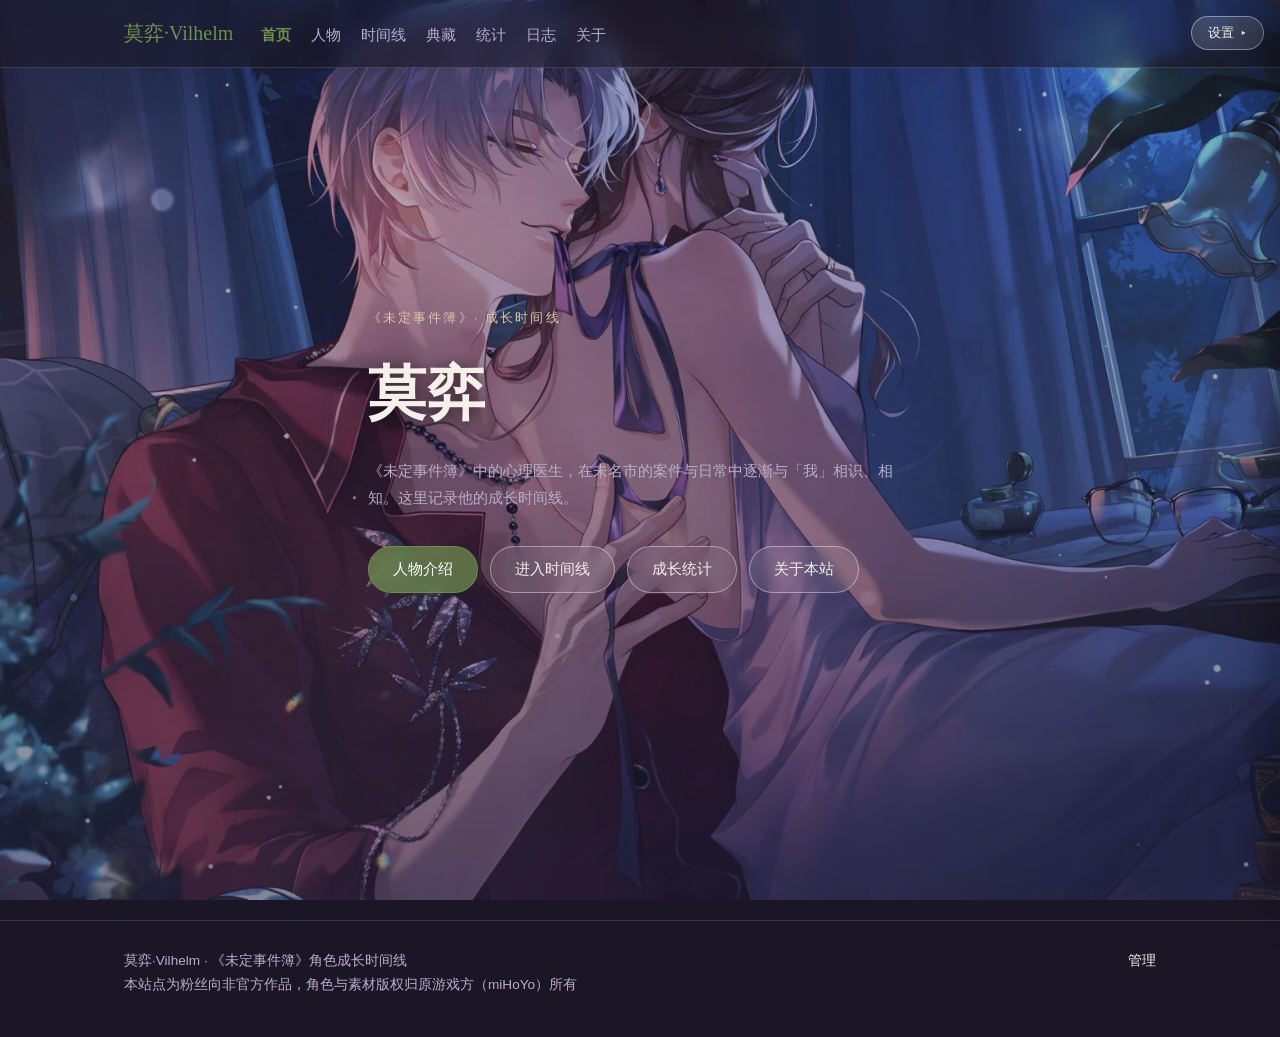
<file: index.html>
<!DOCTYPE html>
<html lang="zh-CN">
<head>
  <meta charset="UTF-8">
  <meta name="viewport" content="width=device-width, initial-scale=1.0">
  <title>莫弈·Vilhelm</title>
  <link rel="stylesheet" href="css/style.css?v=20261005c39">
</head>
<body>
  <header class="site-header">
    <div class="container">
      <span class="brand" id="brand">莫弈·Vilhelm</span>
      <nav class="main-nav" id="main-nav"></nav>
    </div>
  </header>

  <main>
    <section class="hero-dark">
      <div class="container">
        <div class="hero-inner">
          <p class="hero-sub" id="hero-sub">《未定事件簿》· 成长时间线</p>
          <h1 id="hero-name">莫弈</h1>
          <p class="hero-intro" id="hero-intro"></p>
          <nav class="hero-nav">
            <a class="glass-btn primary" href="profile.html">人物介绍</a>
            <a class="glass-btn" href="timeline.html">进入时间线</a>
            <a class="glass-btn" href="stats.html">成长统计</a>
            <a class="glass-btn" href="about.html">关于本站</a>
          </nav>
        </div>
      </div>
    </section>
  </main>

  <footer class="site-footer">
    <div class="container">
      <div id="footer-text"></div>
      <a id="admin-link" href="admin.html"></a>
    </div>
  </footer>

  <script src="js/common.js?v=20261005c39"></script>
  <script>
    (function () {
    initPage('index.html').then(() => {
      const c = DATA.site.characters[0];
      if (c) {
        document.getElementById('hero-name').textContent = c.name;
        document.getElementById('hero-sub').textContent = '《' + c.game + '》· 成长时间线';
        document.getElementById('hero-intro').textContent = c.intro || '';
      }
    });
    })();
  </script>
</body>
</html>
</file>
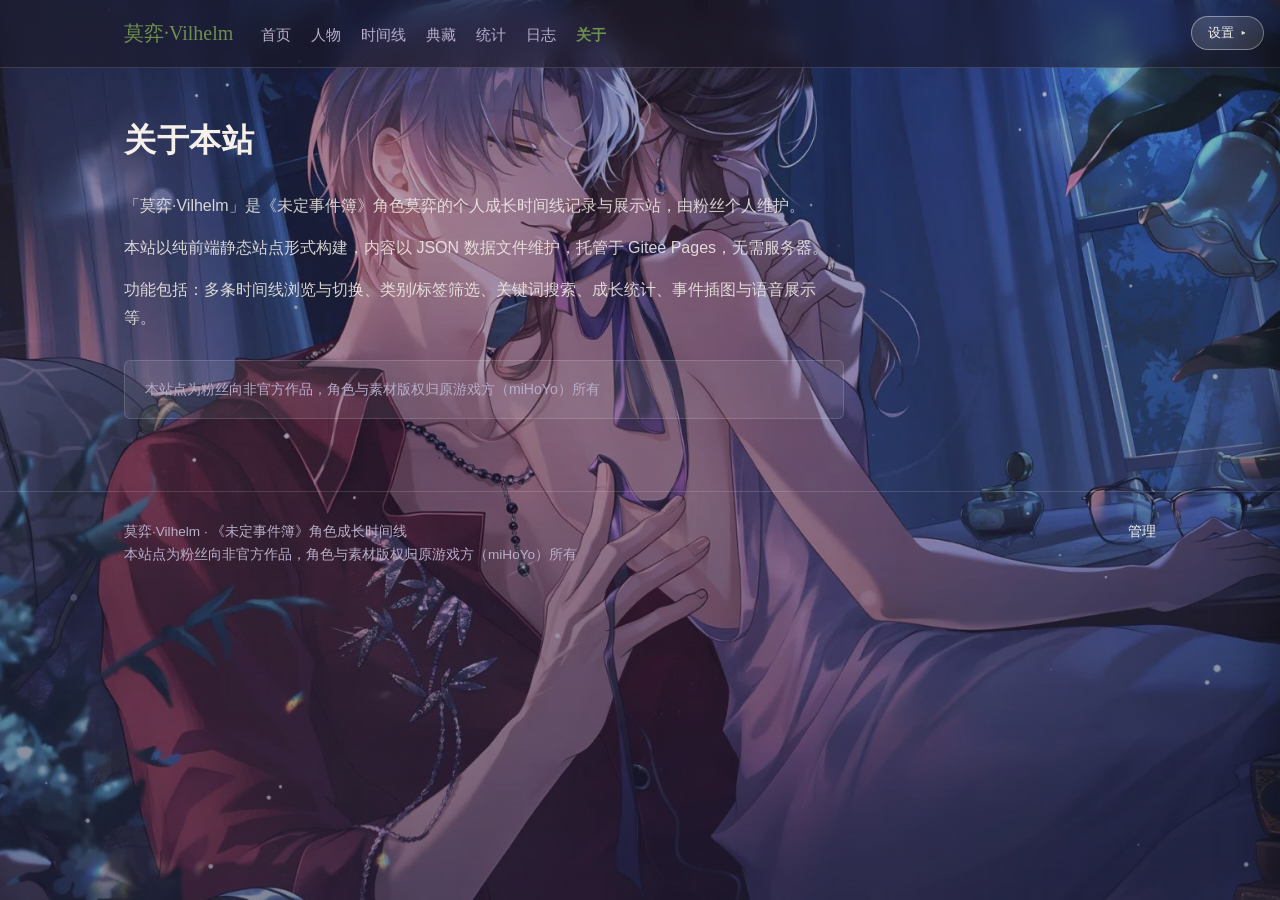
<file: about.html>
<!DOCTYPE html>
<html lang="zh-CN">
<head>
  <meta charset="UTF-8">
  <meta name="viewport" content="width=device-width, initial-scale=1.0">
  <title>关于 · 莫弈·Vilhelm</title>
  <link rel="stylesheet" href="css/style.css?v=20261005c39">
</head>
<body>
  <header class="site-header">
    <div class="container">
      <span class="brand" id="brand">莫弈·Vilhelm</span>
      <nav class="main-nav" id="main-nav"></nav>
    </div>
  </header>

  <main class="container">
    <div class="page-head">
      <h1>关于本站</h1>
    </div>
    <div class="prose">
      <p>「莫弈·Vilhelm」是《未定事件簿》角色莫弈的个人成长时间线记录与展示站，由粉丝个人维护。</p>
      <p>本站以纯前端静态站点形式构建，内容以 JSON 数据文件维护，托管于 Gitee Pages，无需服务器。</p>
      <p>功能包括：多条时间线浏览与切换、类别/标签筛选、关键词搜索、成长统计、事件插图与语音展示等。</p>
      <div class="notice" id="declaration"></div>
    </div>
  </main>

  <footer class="site-footer">
    <div class="container">
      <div id="footer-text"></div>
      <a id="admin-link" href="admin.html"></a>
    </div>
  </footer>

  <script src="js/common.js?v=20261005c39"></script>
  <script>
    (function () {
    initPage('about.html').then(() => {
      document.getElementById('declaration').textContent = DATA.site.fanDeclaration || '';
    });
    })();
  </script>
</body>
</html>
</file>
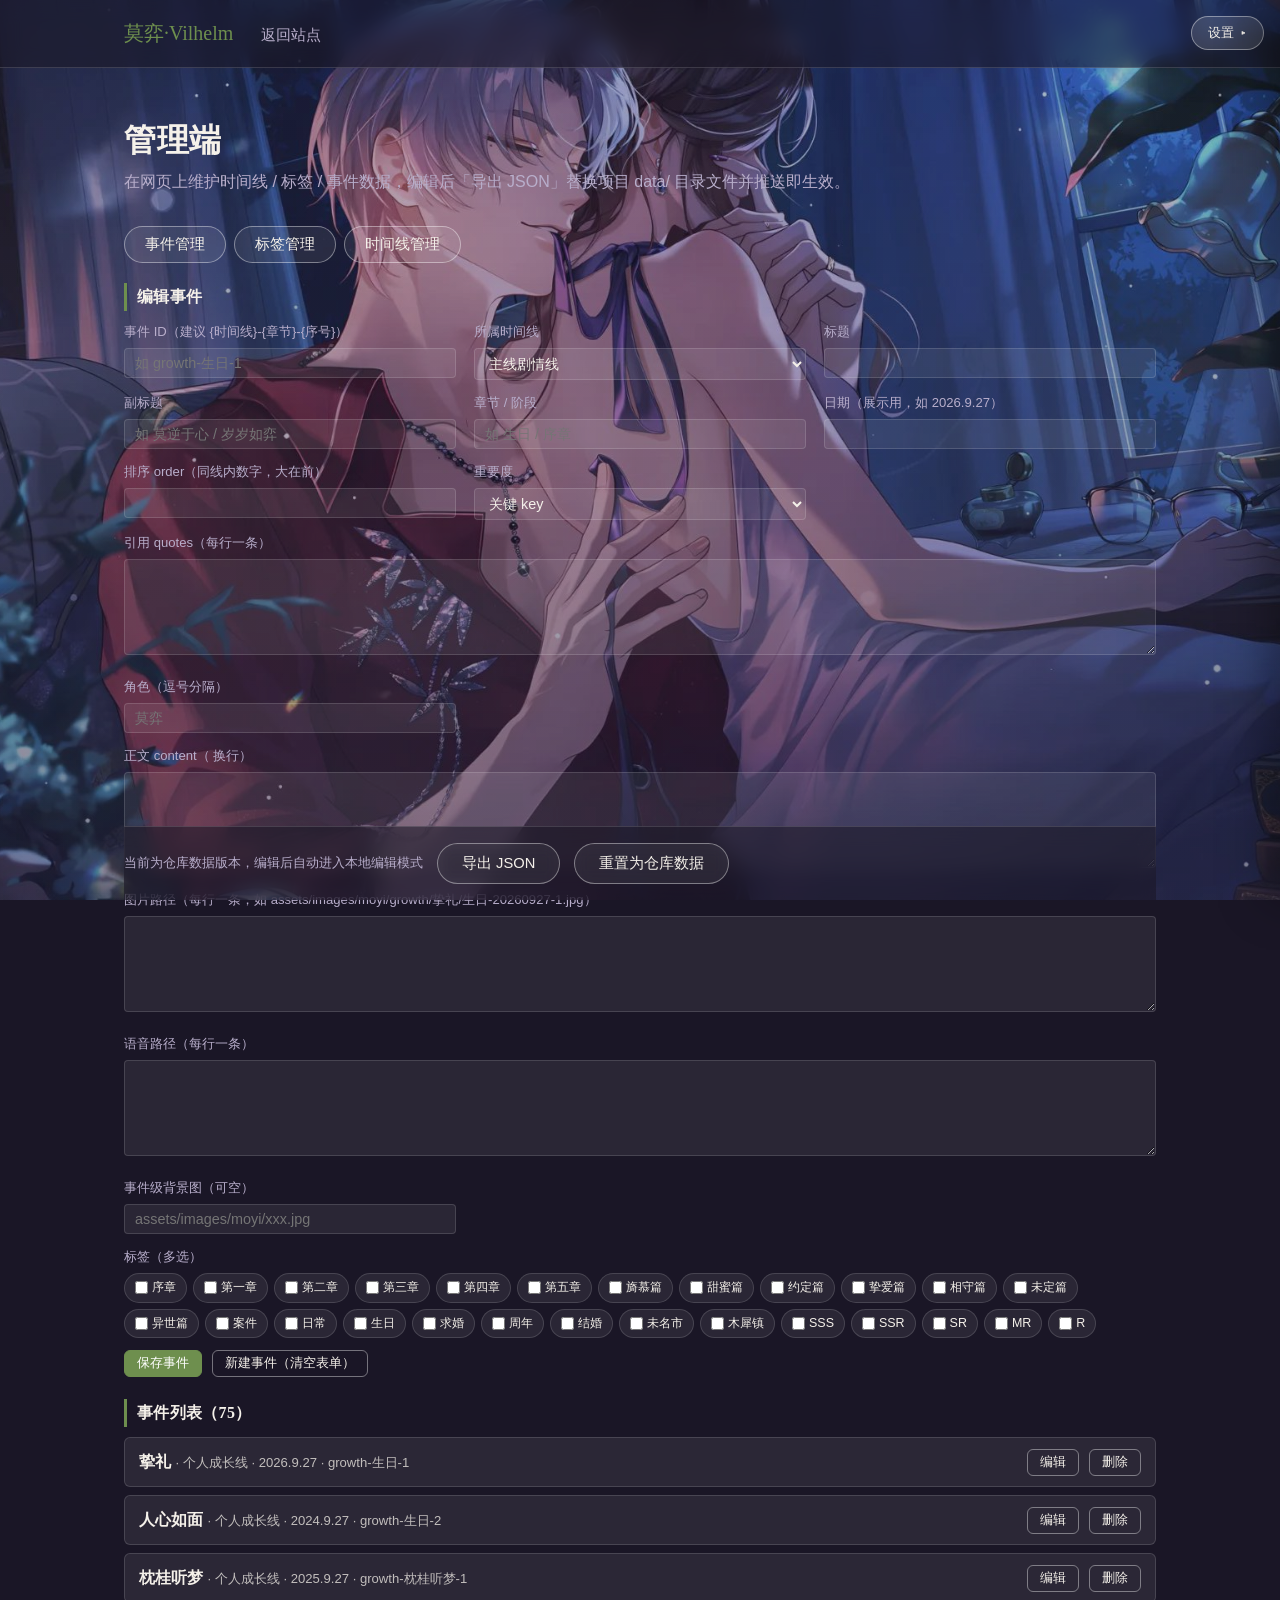
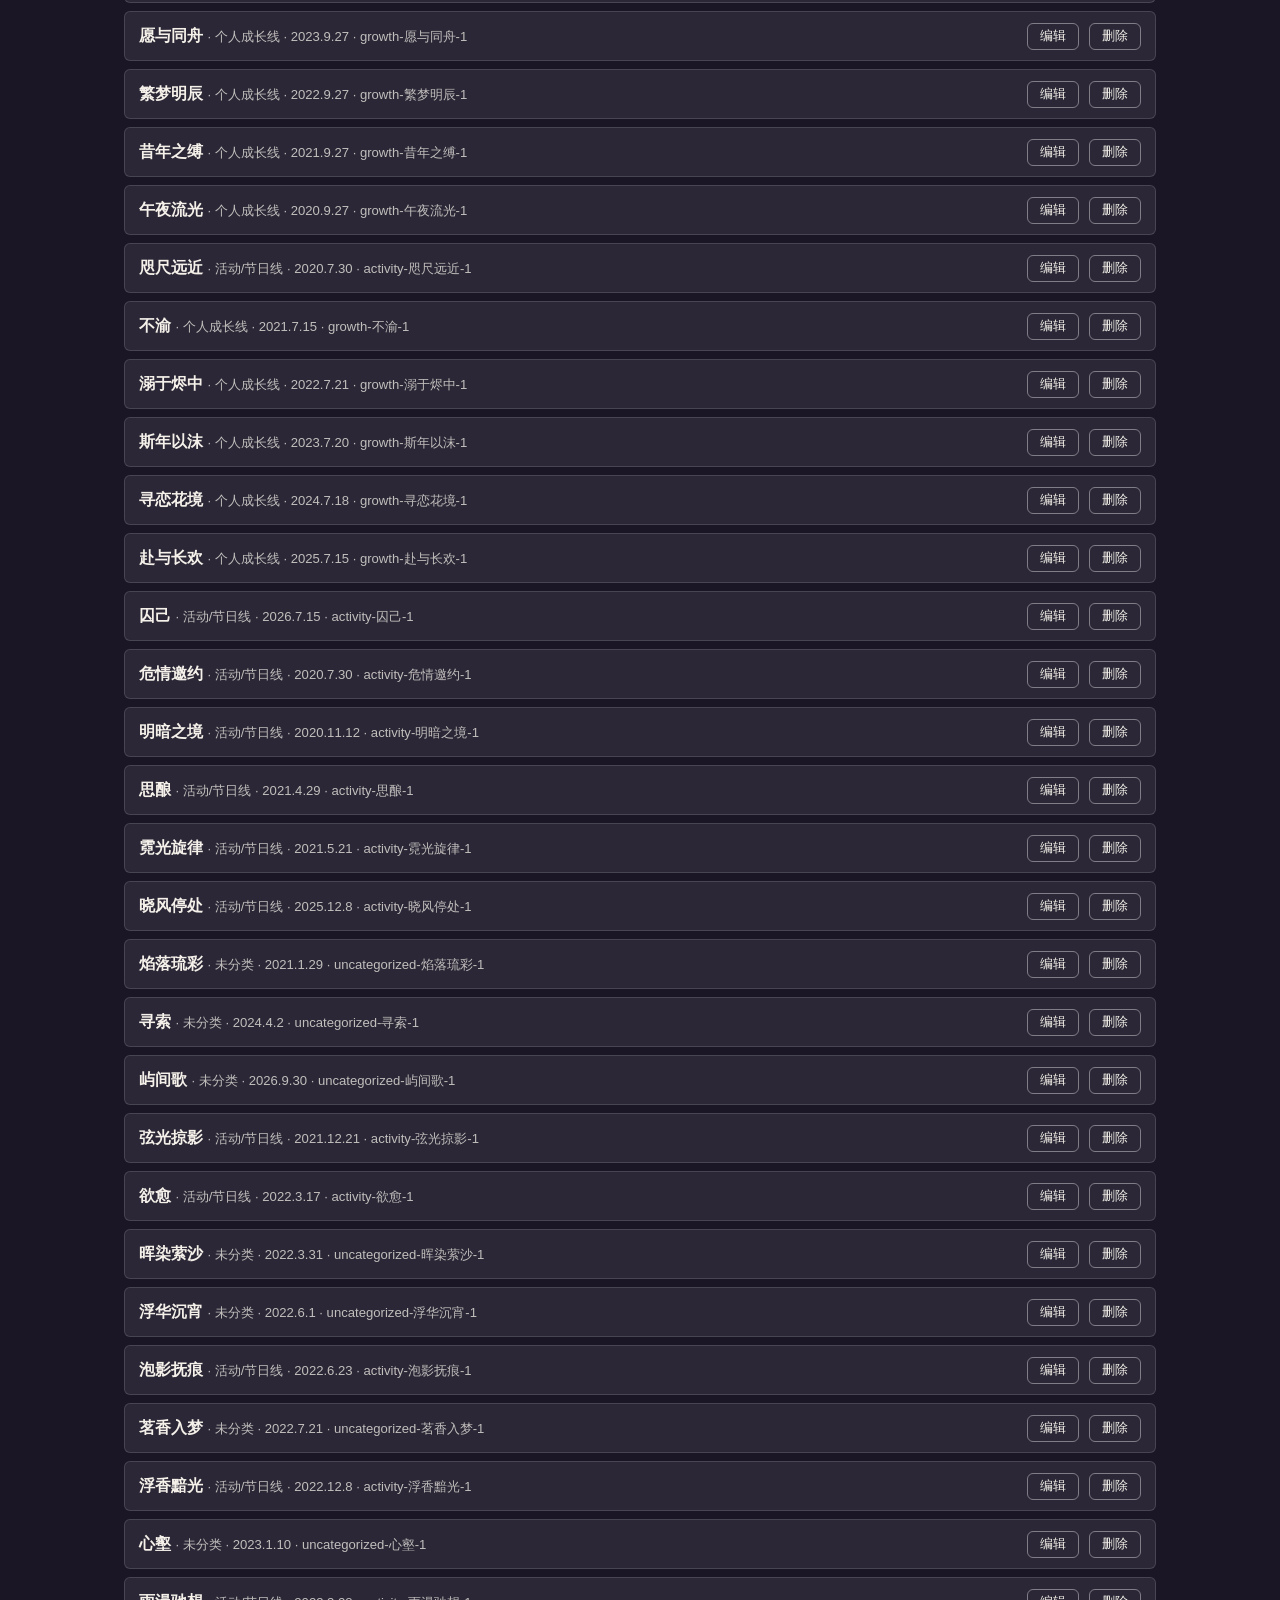
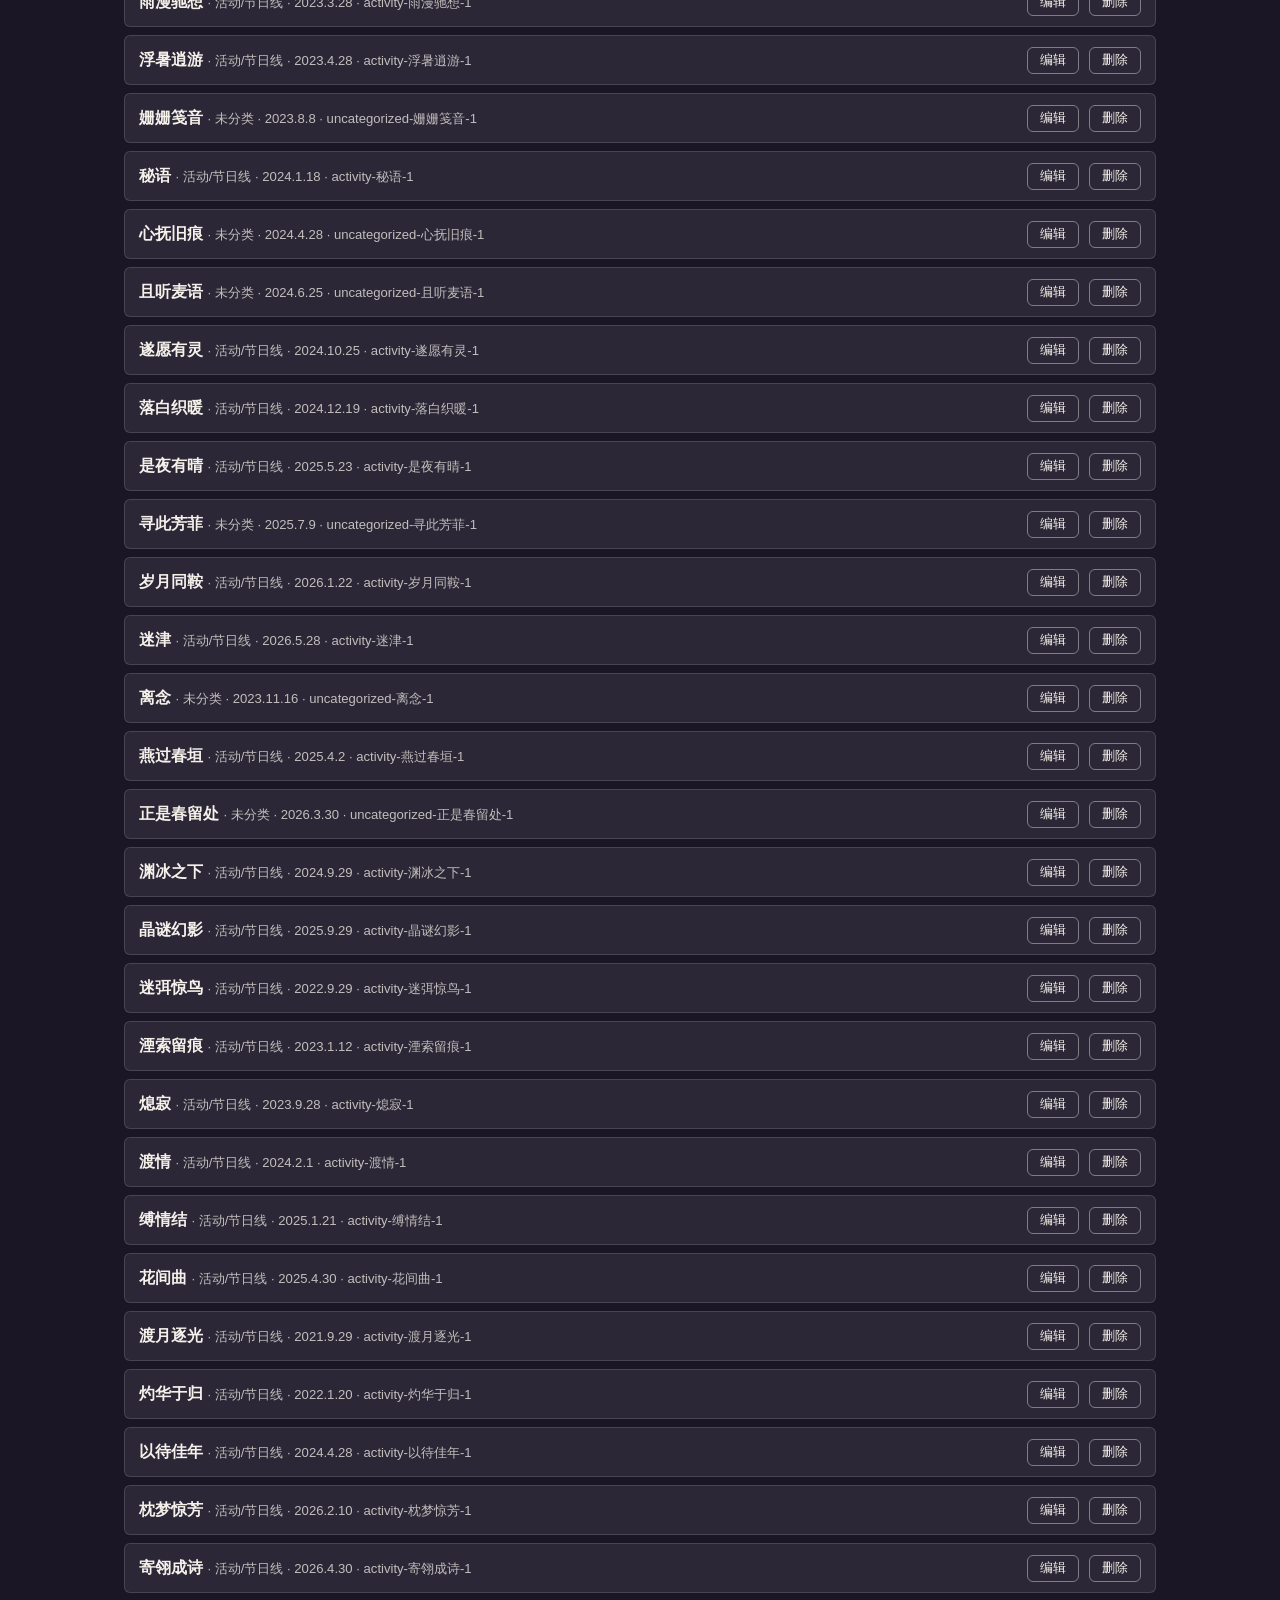
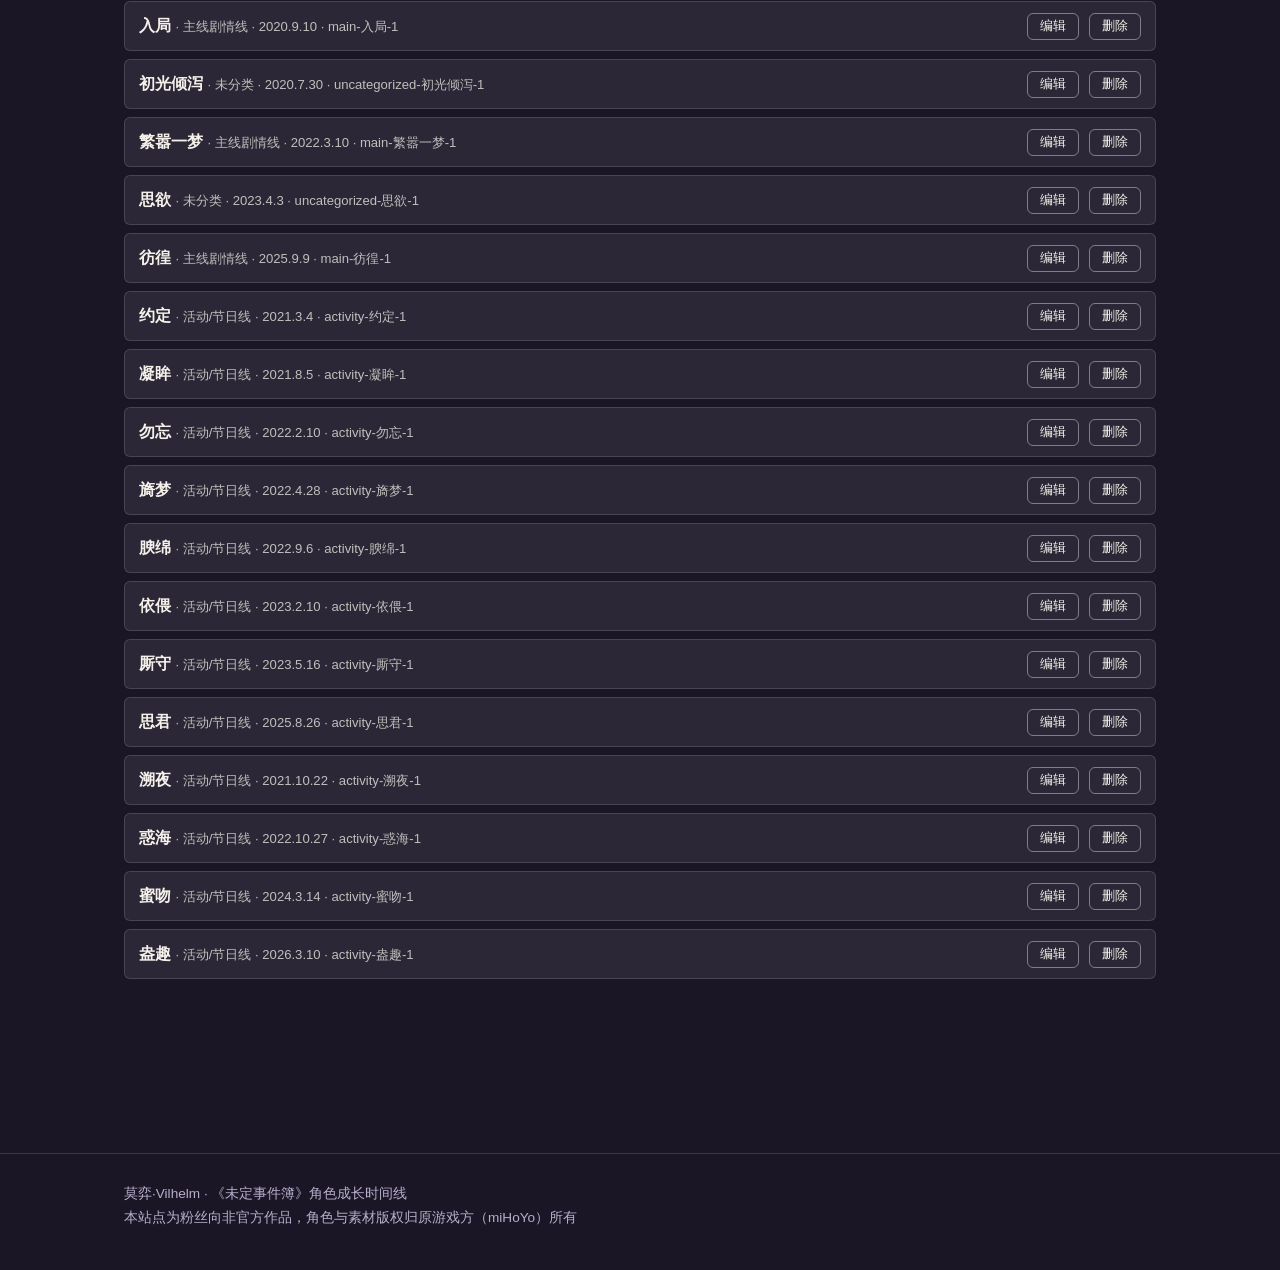
<file: admin.html>
<!DOCTYPE html>
<html lang="zh-CN">
<head>
  <meta charset="UTF-8">
  <meta name="viewport" content="width=device-width, initial-scale=1.0">
  <title>管理端 · 莫弈·Vilhelm</title>
  <link rel="stylesheet" href="css/style.css?v=20261005c39">
</head>
<body>
  <header class="site-header">
    <div class="container">
      <span class="brand">莫弈·Vilhelm</span>
      <nav class="main-nav">
        <a href="index.html">返回站点</a>
      </nav>
    </div>
  </header>

  <main class="container">
    <div class="page-head">
      <h1>管理端</h1>
      <p>在网页上维护时间线 / 标签 / 事件数据，编辑后「导出 JSON」替换项目 data/ 目录文件并推送即生效。</p>
    </div>

    <div class="admin-tabs" id="admin-tabs">
      <button class="admin-tab" data-tab="events">事件管理</button>
      <button class="admin-tab" data-tab="tags">标签管理</button>
      <button class="admin-tab" data-tab="timelines">时间线管理</button>
    </div>

    <div class="admin-panel" id="panel-events"></div>
    <div class="admin-panel" id="panel-tags" hidden></div>
    <div class="admin-panel" id="panel-timelines" hidden></div>

    <div class="admin-bar">
      <span class="admin-state" id="admin-state"></span>
      <button class="glass-btn" id="btn-export">导出 JSON</button>
      <button class="glass-btn" id="btn-reset">重置为仓库数据</button>
    </div>
  </main>

  <footer class="site-footer">
    <div class="container">
      <div id="footer-text"></div>
    </div>
  </footer>

  <script src="js/common.js?v=20261005c39"></script>
  <script src="js/admin.js?v=20261005c18"></script>
</body>
</html>
</file>
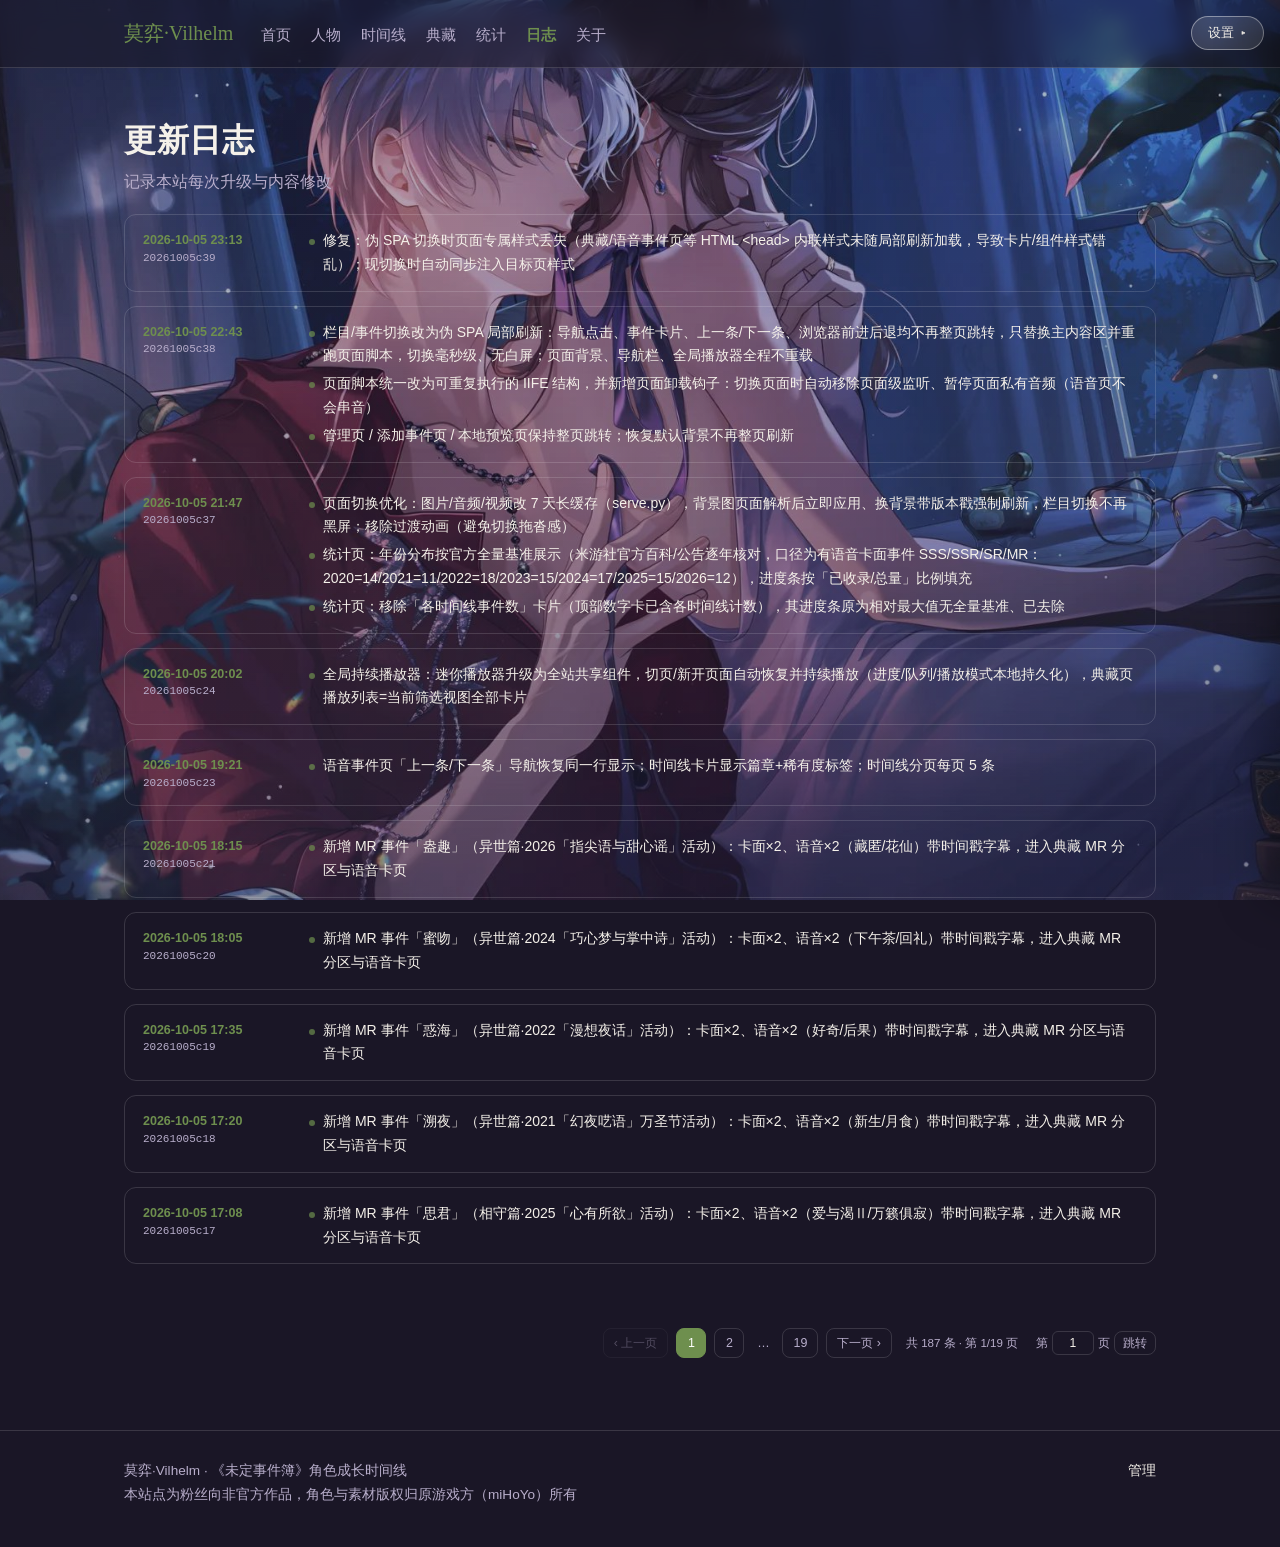
<file: changelog.html>
<!DOCTYPE html>
<html lang="zh-CN">
<head>
  <meta charset="UTF-8">
  <meta name="viewport" content="width=device-width, initial-scale=1.0">
  <title>更新日志 · 莫弈·Vilhelm</title>
  <link rel="stylesheet" href="css/style.css?v=20261005c39">
</head>
<body>
  <header class="site-header">
    <div class="container">
      <span class="brand" id="brand">莫弈·Vilhelm</span>
      <nav class="main-nav" id="main-nav"></nav>
    </div>
  </header>

  <main class="container">
    <div class="page-head">
      <h1>更新日志</h1>
      <p>记录本站每次升级与内容修改</p>
    </div>
    <section class="changelog" id="changelog"></section>

    <!-- 分页（每页 10 条） -->
    <div class="pager" id="pager"></div>
  </main>

  <footer class="site-footer">
    <div class="container">
      <div id="footer-text"></div>
      <a id="admin-link" href="admin.html"></a>
    </div>
  </footer>

  <script src="js/common.js?v=20261005c39"></script>
  <script src="js/changelog.js?v=20261005c39"></script>
</body>
</html>
</file>
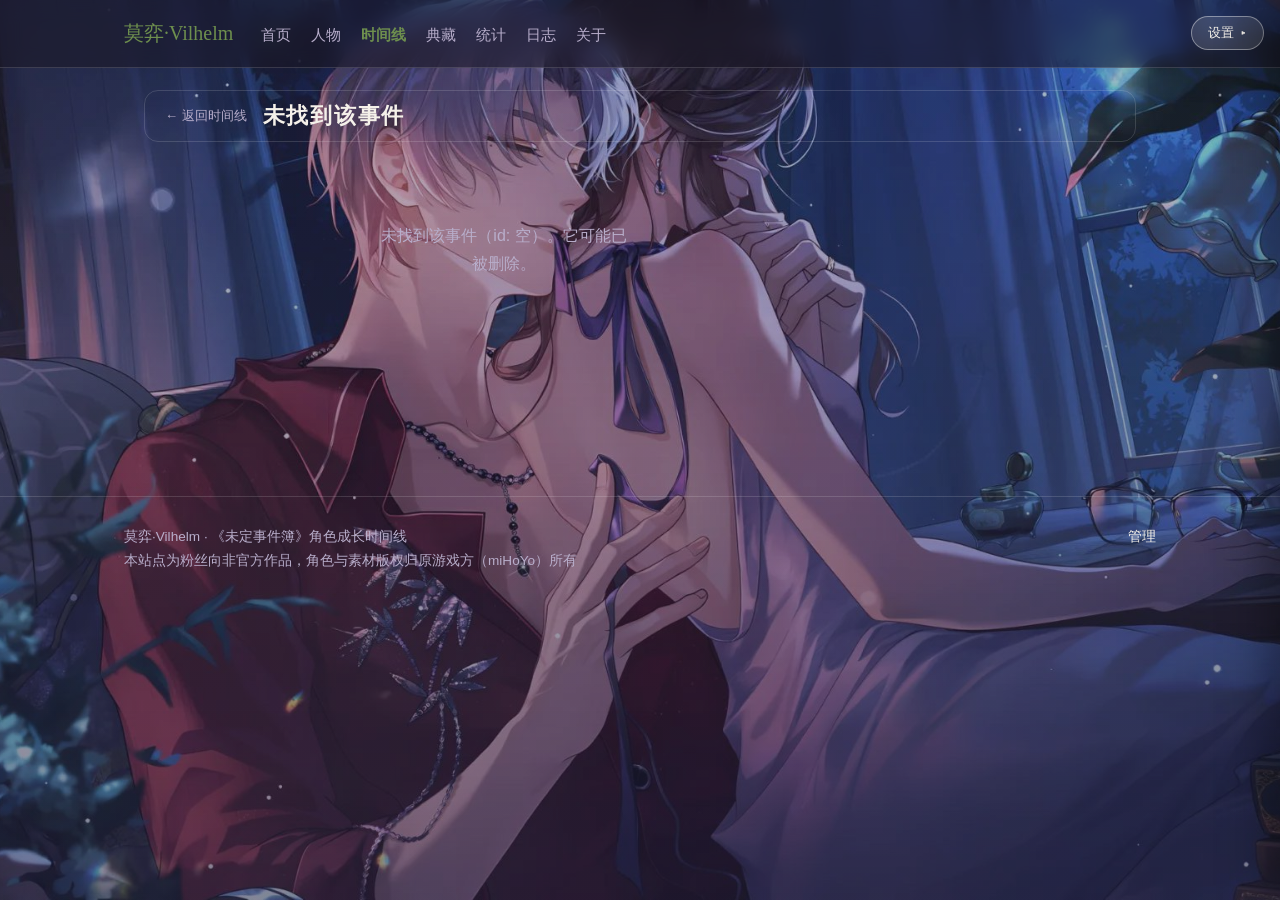
<file: event-voice.html>
<!DOCTYPE html>
<html lang="zh-CN">
<head>
  <meta charset="UTF-8">
  <meta name="viewport" content="width=device-width, initial-scale=1.0">
  <title>事件详情 · 莫弈·Vilhelm</title>
  <link rel="stylesheet" href="css/style.css?v=20261005c39">
  <style>
    /* ===== SR/MR/R 语音卡版式（卡片式，卡面完整显示） ===== */
    .voice-wrap{max-width:1060px;margin:0 auto;padding:22px 20px 60px}
    .v-head{
      display:flex;align-items:center;gap:16px;padding:12px 20px;margin-bottom:20px;
      background:var(--panel);border:1px solid var(--line);border-radius:14px;
    }
    .v-head .back{font-size:13px;color:var(--muted);cursor:pointer;white-space:nowrap;text-decoration:none}
    .v-head .back:hover{color:var(--txt)}
    .v-head-main{display:flex;align-items:center;gap:10px;flex-wrap:wrap;min-width:0}
    .v-head-tags{display:flex;gap:8px}
    .v-chip{font-size:12px;padding:2px 10px;border-radius:20px;background:transparent;border:1px solid #8F8F9C;color:#8F8F9C}
    .v-chip.rare{border-color:#A8C4D9;color:#A8C4D9}
    .v-head-title{font-size:22px;font-weight:700;letter-spacing:.08em;line-height:1.2}
    .v-head-sub{margin-left:4px;font-size:12.5px;color:var(--muted)}
    /* 双语音并列：卡片式，卡片比例适配卡面（原图 9:20） */
    .v-voices{display:grid;grid-template-columns:repeat(2,252px);gap:20px;justify-content:center}
    @media (max-width:640px){.v-voices{grid-template-columns:1fr;justify-items:center}}
    .v-card{position:relative;border-radius:16px;overflow:hidden;background:#000;height:560px;width:252px}
    .v-bg{position:absolute;inset:0}
    .v-bg img{width:100%;height:100%;object-fit:contain;object-position:center;display:block}
    .v-overlay{position:absolute;inset:0;background:linear-gradient(180deg,rgba(18,20,24,.35) 0%,rgba(18,20,24,.15) 32%,rgba(18,20,24,.74) 76%,rgba(18,20,24,.96) 100%)}
    .v-top{position:absolute;top:14px;left:14px;right:14px;display:flex;align-items:center;justify-content:space-between;z-index:2}
    .v-name{font-size:15px;font-weight:600;padding:0;color:#fff;text-shadow:0 1px 6px rgba(0,0,0,.8)}
    /* 动态波形：静止时三条短竖线，播放时跳动 */
    .v-wave{display:inline-flex;align-items:flex-end;gap:2.5px;height:13px;margin-left:9px;vertical-align:middle}
    .v-wave i{width:2.5px;height:5px;background:rgba(255,255,255,.85);border-radius:1.5px;transition:height .25s}
    .v-wave.on i{animation:vw 0.9s ease-in-out infinite}
    .v-wave.on i:nth-child(2){animation-delay:.18s}
    .v-wave.on i:nth-child(3){animation-delay:.36s}
    @keyframes vw{0%,100%{height:5px}50%{height:13px}}
    /* 台词：卡面下1/3处，透明底，窗口仅显示4行 */
    .v-lyrics{position:absolute;left:0;right:0;bottom:84px;height:172px;z-index:2;overflow-y:auto;scroll-behavior:smooth;padding:2px 0}
    .v-lyrics::-webkit-scrollbar{width:0}
    .v-line{display:block;padding:4px 14px;margin:0;border-radius:0;line-height:1.5;font-size:13px;color:rgba(255,255,255,.92);background:transparent;transition:background-color .4s ease,color .4s ease;border:none;text-shadow:0 1px 6px rgba(0,0,0,.85)}
    .v-line.active{color:#fff;background:rgba(255,255,255,.14)}
    .v-line.done{color:rgba(255,255,255,.55);text-shadow:none}
    /* 底部播放器：透明；时间显示在进度条上方 */
    .v-player{position:absolute;left:10px;right:10px;bottom:10px;z-index:3;display:flex;flex-direction:column;gap:8px;background:transparent}
    .v-prow{display:flex;align-items:center;gap:12px}
    .v-time{font-size:11px;color:#cfd3da;text-align:left;padding-left:4px;text-shadow:0 1px 6px rgba(0,0,0,.8)}
    .v-btn{width:40px;height:40px;border-radius:50%;border:1px solid rgba(255,255,255,.45);cursor:pointer;background:transparent;color:#fff;font-size:15px;display:grid;place-items:center;flex:none;transition:transform .15s}
    .v-btn:hover{transform:scale(1.06)}
    .v-track{flex:1;height:6px;border-radius:3px;background:#3a3f4b;position:relative;cursor:pointer}
    .v-track .fill{height:100%;border-radius:3px;background:rgba(255,255,255,.75);width:0%}
    .v-track .knob{position:absolute;top:50%;width:13px;height:13px;border-radius:50%;background:#fff;transform:translate(-50%,-50%);left:0%;box-shadow:0 1px 6px rgba(0,0,0,.4)}
    .v-empty{padding:60px 0;text-align:center;color:var(--muted)}
  </style>
</head>
<body>
  <header class="site-header">
    <div class="container">
      <span class="brand" id="brand">莫弈·Vilhelm</span>
      <nav class="main-nav" id="main-nav"></nav>
    </div>
  </header>

  <main class="container">
    <div class="voice-wrap">
      <div class="v-head">
        <a class="back" href="timeline.html">← 返回时间线</a>
        <div class="v-head-main">
          <span class="v-head-title" id="v-title"></span>
          <div class="v-head-tags" id="v-tags"></div>
          <span class="v-head-sub" id="v-sub"></span>
        </div>
      </div>
      <div class="v-voices" id="v-voices"></div>
      <div class="v-nav" id="v-nav" style="margin-top:26px"></div>
    </div>
  </main>

  <footer class="site-footer">
    <div class="container">
      <div id="footer-text"></div>
      <a id="admin-link" href="admin.html"></a>
    </div>
  </footer>

  <script src="js/common.js?v=20261005c39"></script>
  <script src="js/event-voice.js?v=20261005c39"></script>
</body>
</html>
</file>
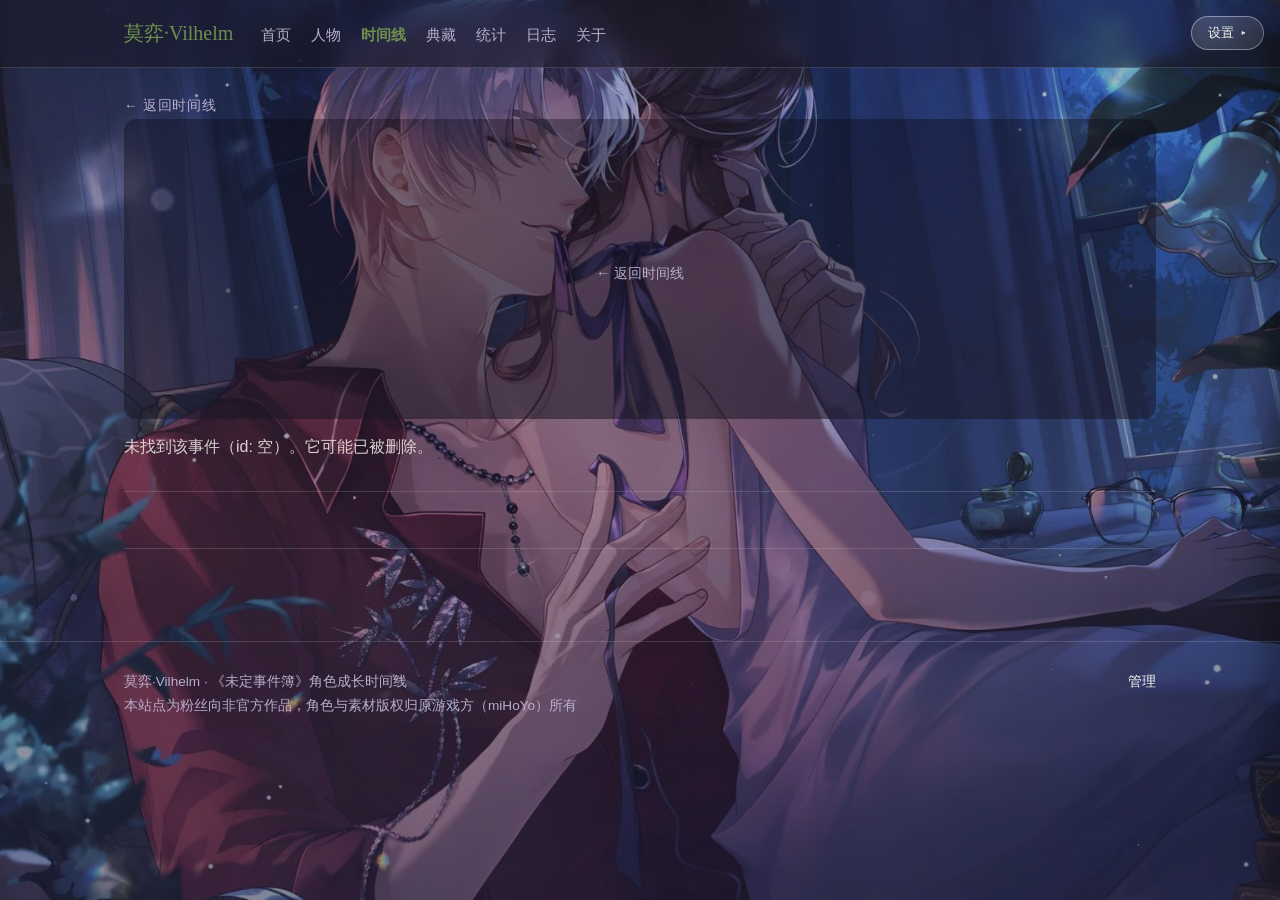
<file: event.html>
<!DOCTYPE html>
<html lang="zh-CN">
<head>
  <meta charset="UTF-8">
  <meta name="viewport" content="width=device-width, initial-scale=1.0">
  <title>事件详情 · 莫弈·Vilhelm</title>
  <link rel="stylesheet" href="css/style.css?v=20261005c39">
</head>
<body>
  <header class="site-header">
    <div class="container">
      <span class="brand" id="brand">莫弈·Vilhelm</span>
      <nav class="main-nav" id="main-nav"></nav>
    </div>
  </header>

  <main class="container">
    <a class="ev-toplink" href="timeline.html">← 返回时间线</a>

    <div class="ev-hero" id="ev-head">
      <div class="ev-meta" id="ev-meta"></div>
      <div class="ev-titlebox">
        <h1 id="ev-title"></h1>
        <div class="ev-subtitle" id="ev-subtitle"></div>
      </div>
    </div>

    <div class="prose" id="ev-body"></div>

    <div class="detail-actions" id="ev-actions"></div>
    <div class="ev-nav" id="ev-nav"></div>
  </main>

  <footer class="site-footer">
    <div class="container">
      <div id="footer-text"></div>
      <a id="admin-link" href="admin.html"></a>
    </div>
  </footer>

  <script src="js/common.js?v=20261005c39"></script>
  <script src="js/event.js?v=20261005c18"></script>
</body>
</html>
</file>
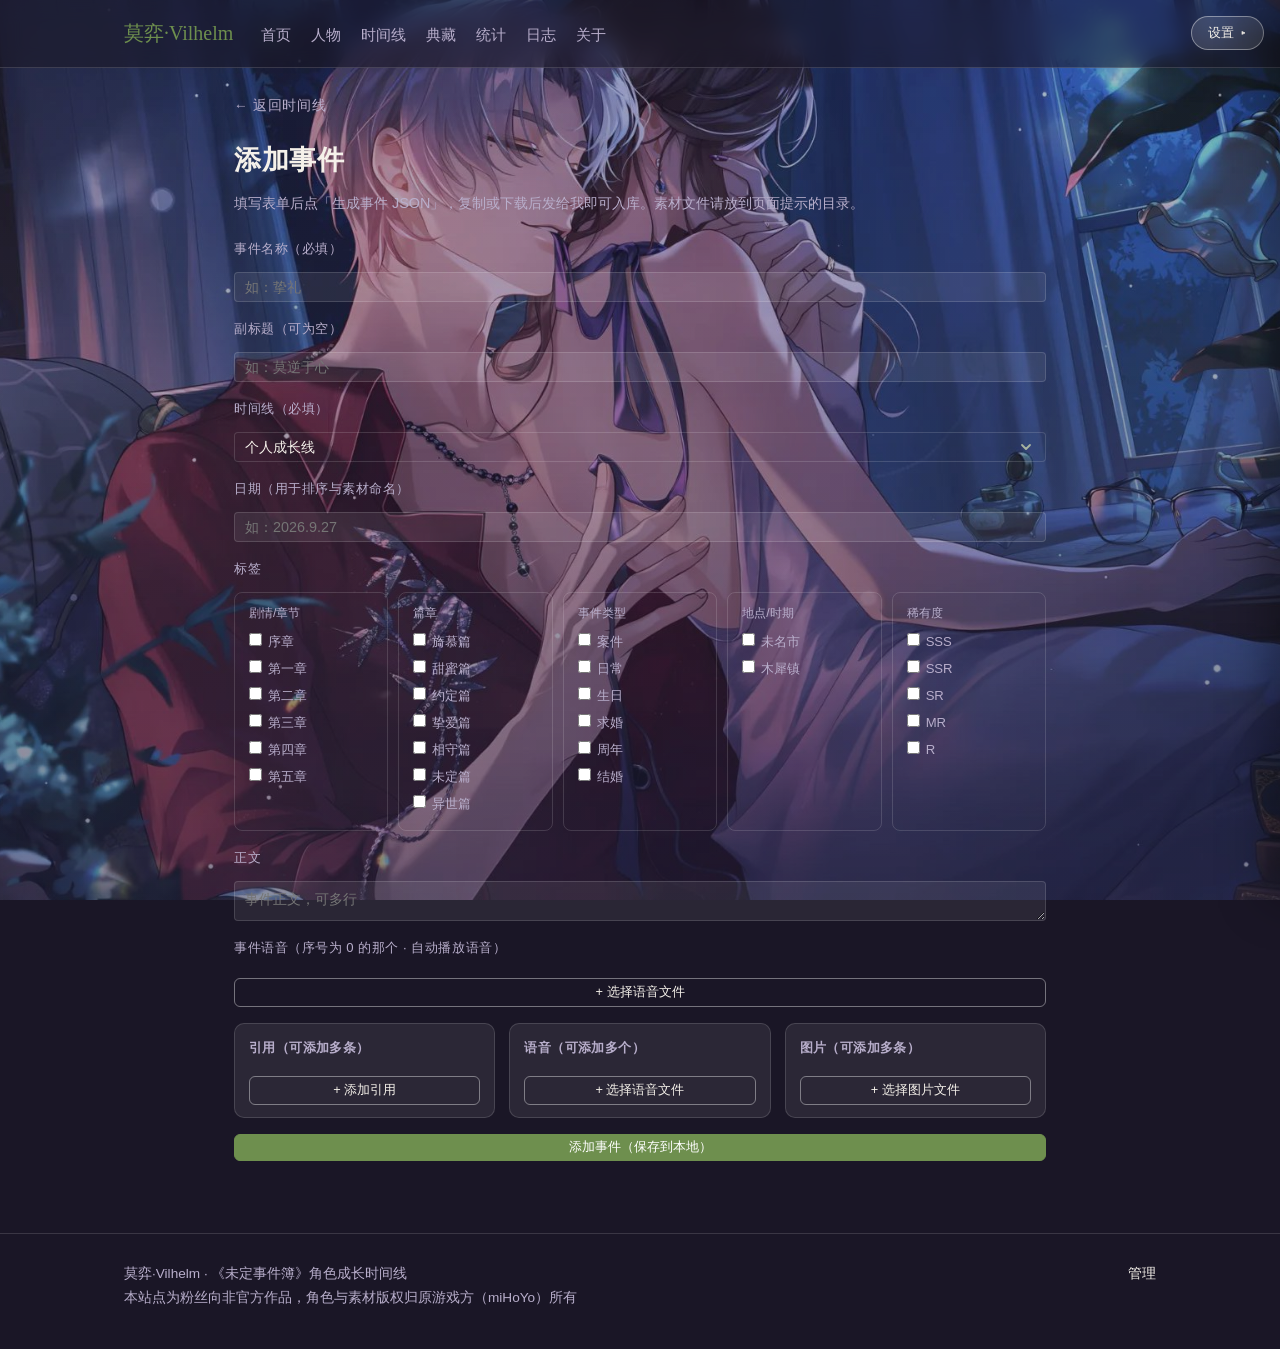
<file: new-event.html>
<!DOCTYPE html>
<html lang="zh-CN">
<head>
  <meta charset="UTF-8">
  <meta name="viewport" content="width=device-width, initial-scale=1.0">
  <title>添加事件 · 莫弈·Vilhelm</title>
  <link rel="stylesheet" href="css/style.css?v=20261005c39">
</head>
<body>
  <header class="site-header">
    <div class="container">
      <span class="brand" id="brand">莫弈·Vilhelm</span>
      <nav class="main-nav" id="main-nav"></nav>
    </div>
  </header>

  <main>
    <div class="container" style="max-width: 860px;">
      <a class="ev-toplink" href="timeline.html">← 返回时间线</a>
      <h2 class="page-title">添加事件</h2>
      <p class="page-desc">填写表单后点「生成事件 JSON」，复制或下载后发给我即可入库。素材文件请放到页面提示的目录。</p>

      <form id="ev-form" class="admin-form ne-form" autocomplete="off">
        <div class="admin-field">
          <label>事件名称（必填）</label>
          <input id="f-title" type="text" placeholder="如：挚礼" required>
        </div>
        <div class="admin-field">
          <label>副标题（可为空）</label>
          <input id="f-subtitle" type="text" placeholder="如：莫逆于心">
        </div>
        <div class="admin-field">
          <label>时间线（必填）</label>
          <select id="f-timeline"></select>
        </div>
        <div class="admin-field">
          <label>日期（用于排序与素材命名）</label>
          <input id="f-date" type="text" placeholder="如：2026.9.27">
        </div>
        <div class="admin-field">
          <label>标签</label>
          <div id="f-tags" class="admin-checkgroup"></div>
        </div>
        <div class="admin-field">
          <label>正文</label>
          <textarea id="f-content" rows="1" placeholder="事件正文，可多行"></textarea>
        </div>

        <div class="admin-field">
          <label>事件语音（序号为 0 的那个 · 自动播放语音）</label>
          <div id="f-autoaudio" class="admin-lines"></div>
          <button type="button" class="admin-btn small" data-add="autoaudio">+ 选择语音文件</button>
        </div>

        <div class="admin-field">
          <div class="admin-multis">
            <div class="admin-multi-col">
              <h4>引用（可添加多条）</h4>
              <div id="f-quotes" class="admin-lines"></div>
              <button type="button" class="admin-btn small" data-add="quote">+ 添加引用</button>
            </div>
            <div class="admin-multi-col">
              <h4>语音（可添加多个）</h4>
              <div id="f-audios" class="admin-lines"></div>
              <button type="button" class="admin-btn small" data-add="audio">+ 选择语音文件</button>
            </div>
            <div class="admin-multi-col">
              <h4>图片（可添加多条）</h4>
              <div id="f-images" class="admin-lines"></div>
              <button type="button" class="admin-btn small" data-add="image">+ 选择图片文件</button>
            </div>
          </div>
        </div>

        <div class="admin-field">
          <button type="button" class="admin-btn primary" id="btn-add">添加事件（保存到本地）</button>
        </div>
      </form>

      <div id="ev-result" class="admin-result" hidden>
        <h3>已生成事件</h3>
        <p id="ev-path-note" class="ev-path-note"></p>
        <textarea id="ev-json" rows="10" readonly></textarea>
        <div class="admin-field" style="display:flex;gap:10px;">
          <button type="button" class="admin-btn primary" id="btn-copy">复制 JSON（发我可同步上线）</button>
          <button type="button" class="admin-btn" id="btn-download">下载 JSON</button>
        </div>
      </div>
    </div>
  </main>

  <footer class="site-footer">
    <div class="container">
      <div id="footer-text"></div>
      <a id="admin-link" href="admin.html"></a>
    </div>
  </footer>

  <script src="js/common.js?v=20261005c39"></script>
  <script src="js/new-event.js?v=20261005c17"></script>
</body>
</html>
</file>
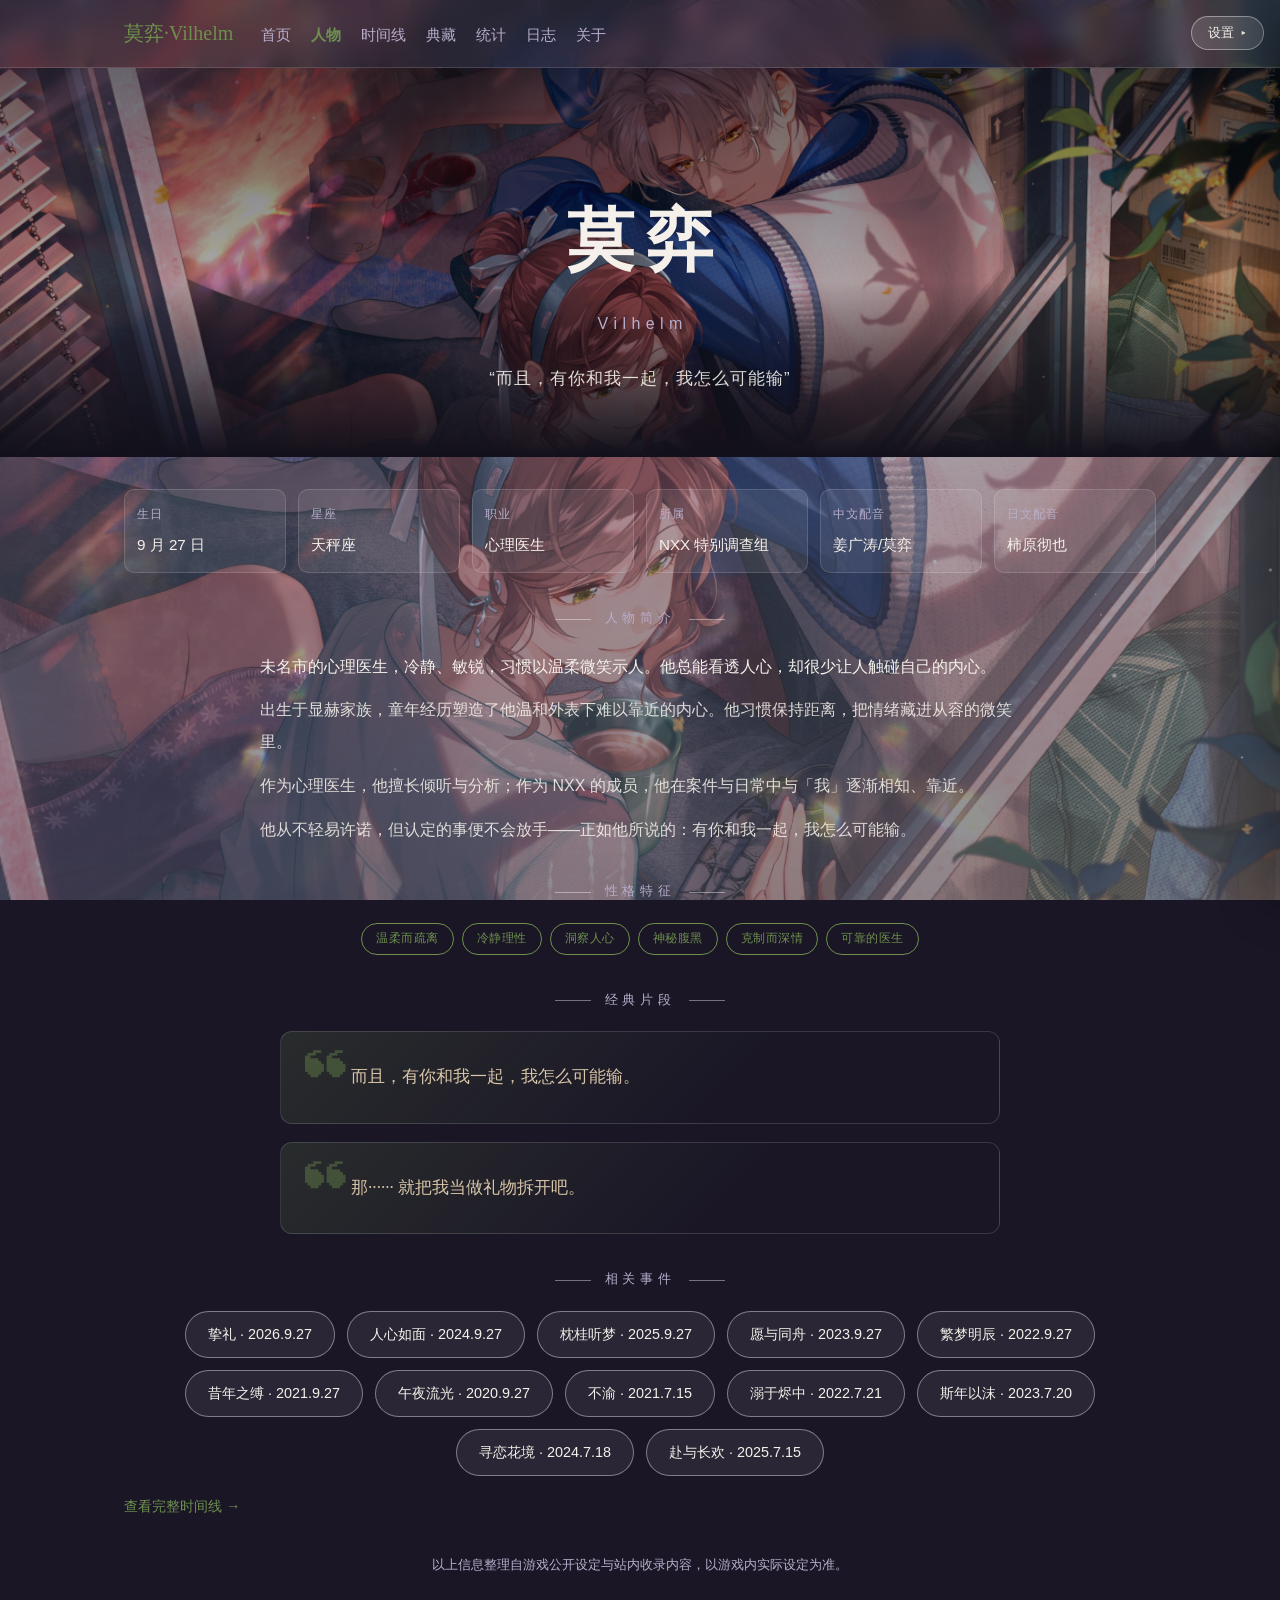
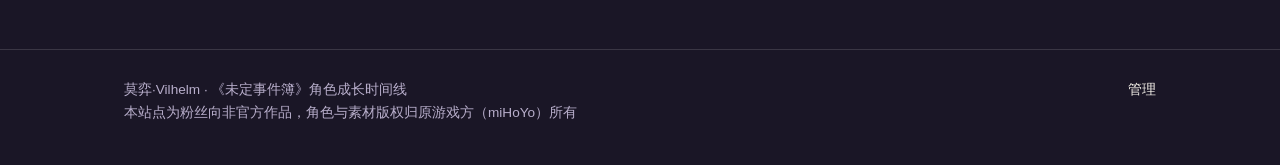
<file: profile.html>
<!DOCTYPE html>
<html lang="zh-CN">
<head>
  <meta charset="UTF-8">
  <meta name="viewport" content="width=device-width, initial-scale=1.0">
  <title>人物 · 莫弈·Vilhelm</title>
  <link rel="stylesheet" href="css/style.css?v=20261005c39">
</head>
<body>
  <header class="site-header">
    <div class="container">
      <span class="brand" id="brand">莫弈·Vilhelm</span>
      <nav class="main-nav" id="main-nav"></nav>
    </div>
  </header>

  <main>
    <div class="profile-hero" id="pf-hero">
      <div class="container">
        <div class="pf-hero-inner">
          <h1 id="pf-name"></h1>
          <div class="pf-en" id="pf-en"></div>
          <p class="pf-quote" id="pf-quote"></p>
        </div>
      </div>
    </div>

    <div class="container profile-main">
      <section class="pf-info" id="pf-info"></section>

      <section class="ev-sec pf-sec">
        <h2 class="ev-sec-title">人物简介</h2>
        <div class="pf-intro" id="pf-intro"></div>
        <div class="pf-story" id="pf-story"></div>
      </section>

      <section class="ev-sec pf-sec">
        <h2 class="ev-sec-title">性格特征</h2>
        <div class="detail-tags pf-traits" id="pf-traits"></div>
      </section>

      <section class="ev-sec pf-sec">
        <h2 class="ev-sec-title">经典片段</h2>
        <div class="quote-block" id="pf-quotes"></div>
      </section>

      <section class="ev-sec pf-sec">
        <h2 class="ev-sec-title">相关事件</h2>
        <div class="pf-events" id="pf-events"></div>
        <a class="pf-more" href="timeline.html">查看完整时间线 →</a>
      </section>

      <p class="pf-note" id="pf-note"></p>
    </div>
  </main>

  <footer class="site-footer">
    <div class="container">
      <div id="footer-text"></div>
      <a id="admin-link" href="admin.html"></a>
    </div>
  </footer>

  <script src="js/common.js?v=20261005c39"></script>
  <script src="js/profile.js?v=20261005c18"></script>
</body>
</html>
</file>
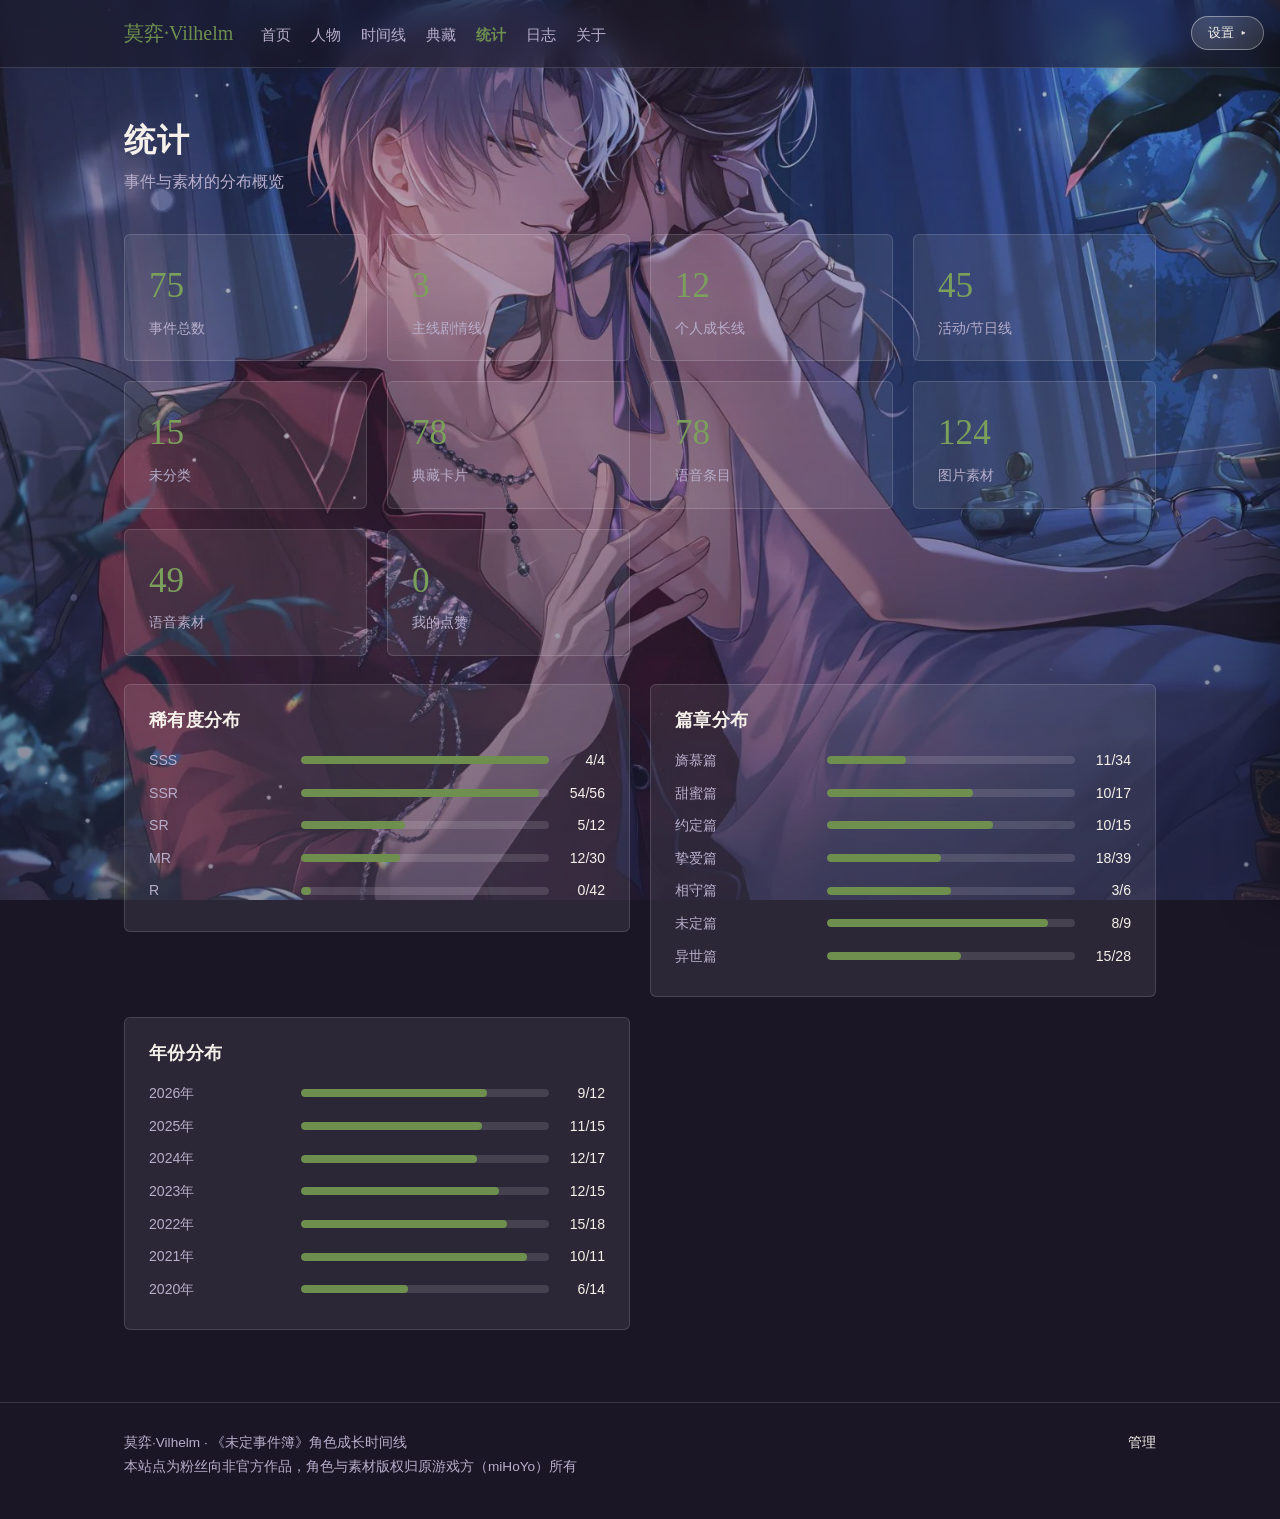
<file: stats.html>
<!DOCTYPE html>
<html lang="zh-CN">
<head>
  <meta charset="UTF-8">
  <meta name="viewport" content="width=device-width, initial-scale=1.0">
  <title>统计 · 莫弈·Vilhelm</title>
  <link rel="stylesheet" href="css/style.css?v=20261005c39">
</head>
<body>
  <header class="site-header">
    <div class="container">
      <span class="brand" id="brand">莫弈·Vilhelm</span>
      <nav class="main-nav" id="main-nav"></nav>
    </div>
  </header>

  <main class="container">
    <div class="page-head">
      <h1>统计</h1>
      <p>事件与素材的分布概览</p>
    </div>
    <div class="stats-grid" id="stat-cards"></div>
    <div class="stats-grid" id="stat-bars" style="grid-template-columns:1fr 1fr; align-items:start;"></div>
  </main>

  <footer class="site-footer">
    <div class="container">
      <div id="footer-text"></div>
      <a id="admin-link" href="admin.html"></a>
    </div>
  </footer>

  <script src="js/common.js?v=20261005c39"></script>
  <script src="js/stats.js?v=20261005c39"></script>
</body>
</html>
</file>
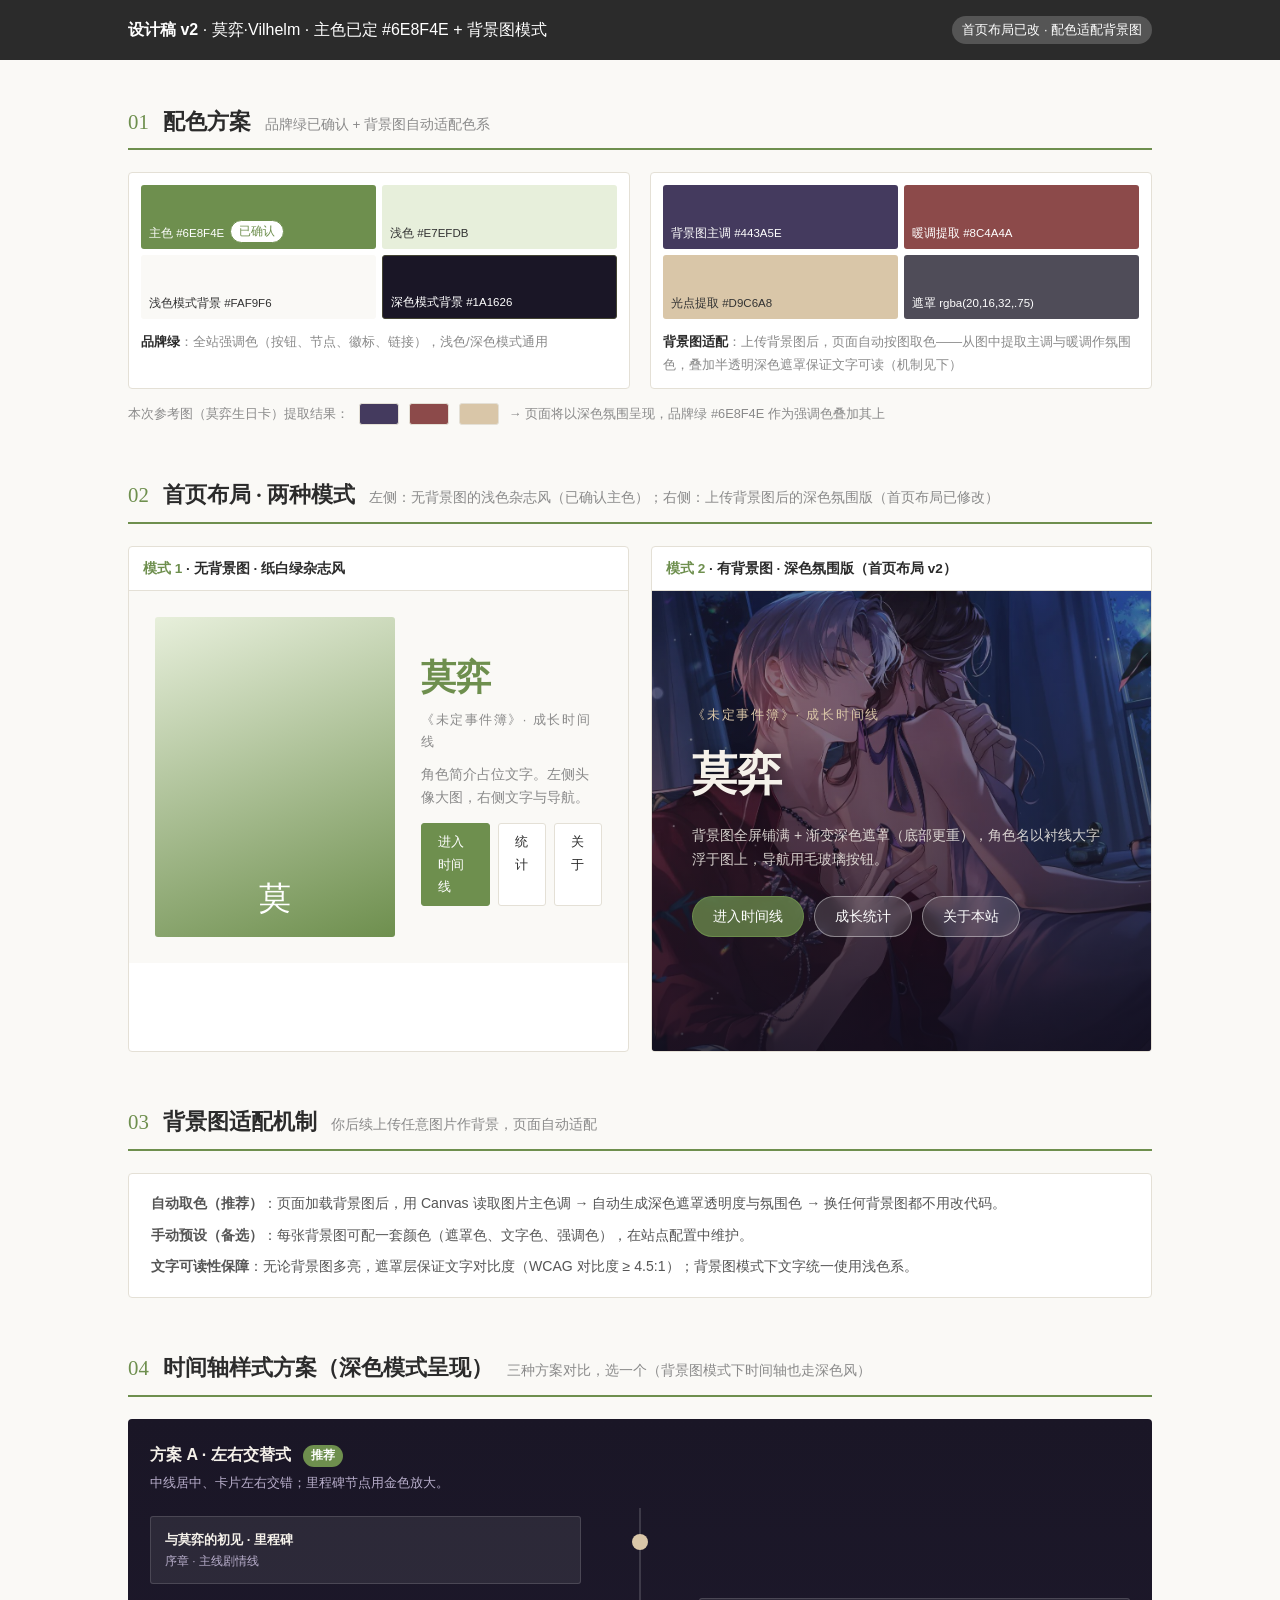
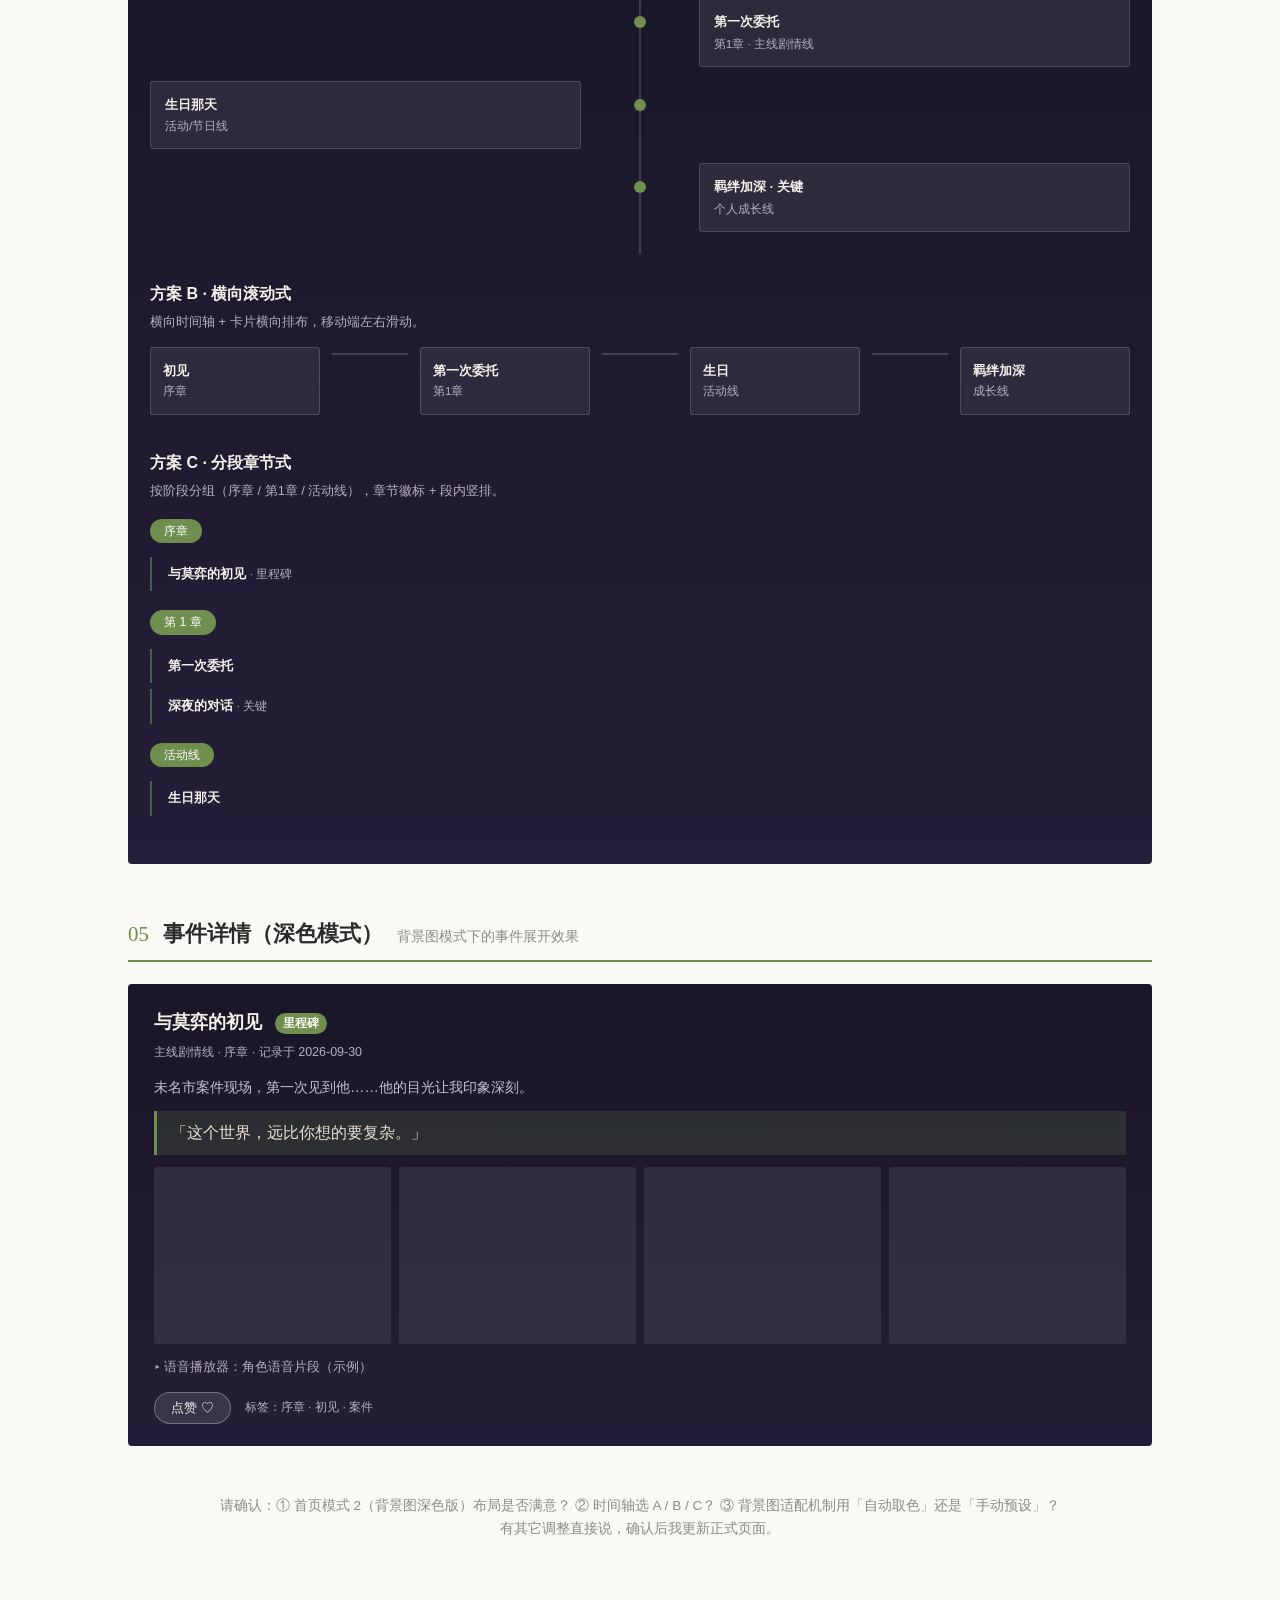
<file: design/mockup.html>
<!DOCTYPE html>
<html lang="zh-CN">
<head>
<meta charset="UTF-8">
<meta name="viewport" content="width=device-width, initial-scale=1.0">
<title>设计稿 v2 · 莫弈·Vilhelm</title>
<style>
* { box-sizing: border-box; margin: 0; padding: 0; }
body { font-family: -apple-system,"Segoe UI","PingFang SC","Microsoft YaHei",sans-serif; line-height: 1.7; background: #FAF9F6; color: #2B2B2B; }
h1,h2,h3,.serif { font-family: Georgia,"Noto Serif SC","Songti SC",SimSun,serif; }
.container { max-width: 1080px; margin: 0 auto; padding: 0 28px; }

/* 页头 */
.mock-header { background: #2B2B2B; color: #fff; padding: 16px 0; position: sticky; top: 0; z-index: 50; }
.mock-header .container { display: flex; justify-content: space-between; align-items: center; flex-wrap: wrap; gap: 10px; }
.mock-header .badge { font-size: .8rem; background: #555; padding: 3px 10px; border-radius: 999px; }

.section { padding: 44px 0 8px; }
.section-title { display: flex; align-items: baseline; gap: 14px; border-bottom: 2px solid #6E8F4E; padding-bottom: 8px; margin-bottom: 22px; }
.section-title .no { font-family: Georgia, serif; color: #6E8F4E; font-size: 1.3rem; }
.section-title h2 { font-size: 1.35rem; }
.section-title .desc { color: #8A8A8A; font-size: .85rem; }

/* 色板 */
.palette { display: flex; gap: 20px; flex-wrap: wrap; }
.palette-card { flex: 1; min-width: 260px; border: 1px solid #E4E0D6; border-radius: 4px; overflow: hidden; background: #fff; }
.palette-swatches { display: grid; grid-template-columns: 1fr 1fr; gap: 6px; padding: 12px; }
.sw { height: 64px; border-radius: 3px; display: flex; align-items: flex-end; padding: 6px 8px; font-size: .72rem; color: #fff; }
.sw.light { color: #333; }
.palette-info { padding: 0 12px 12px; font-size: .82rem; color: #8A8A8A; }
.palette-info strong { color: #2B2B2B; }
.tag-ok { display: inline-block; font-size: .72rem; background: #6E8F4E; color: #fff; padding: 1px 8px; border-radius: 999px; margin-left: 6px; }

/* 模式对比 */
.modes { display: grid; grid-template-columns: 1fr 1fr; gap: 22px; }
@media (max-width: 860px) { .modes { grid-template-columns: 1fr; } }
.mode-card { border: 1px solid #E4E0D6; border-radius: 4px; overflow: hidden; background: #fff; }
.mode-head { padding: 10px 14px; border-bottom: 1px solid #E4E0D6; font-size: .85rem; font-weight: 600; }
.mode-head .m { color: #6E8F4E; }

/* 首页模式1：纸白绿 */
.home-light { padding: 26px; display: grid; grid-template-columns: 240px 1fr; gap: 26px; align-items: center; background: #FAF9F6; }
.home-light .av { aspect-ratio: 3/4; background: linear-gradient(160deg, #E7EFDB, #6E8F4E); border-radius: 3px; display: flex; align-items: flex-end; justify-content: center; padding: 12px; color: #fff; font-size: 2rem; }
.home-light h1 { font-size: 2.2rem; color: #6E8F4E; }
.home-light .sub { letter-spacing: .12em; color: #8A8A8A; font-size: .8rem; margin: 2px 0 10px; }
.home-light p { color: #8A8A8A; font-size: .85rem; }
.home-light .nav { display: flex; gap: 8px; margin-top: 14px; }
.hbtn { padding: 7px 16px; border: 1px solid #E4E0D6; border-radius: 3px; font-size: .82rem; background: #fff; color: #2B2B2B; }
.hbtn.primary { background: #6E8F4E; border-color: #6E8F4E; color: #fff; }

/* 首页模式2：背景图深色 */
.home-dark { position: relative; min-height: 460px; background: url('../assets/images/moyi/bg-birthday-card.jpg') center/cover no-repeat; display: flex; align-items: center; }
.home-dark::before { content:""; position: absolute; inset: 0; background: linear-gradient(180deg, rgba(20,16,32,.42) 0%, rgba(20,16,32,.62) 60%, rgba(20,16,32,.85) 100%); }
.home-dark .inner { position: relative; padding: 48px 40px; color: #F5F1EA; max-width: 560px; }
.home-dark .sub { letter-spacing: .14em; font-size: .8rem; color: #D9C6A8; margin-bottom: 10px; }
.home-dark h1 { font-size: 2.8rem; text-shadow: 0 2px 12px rgba(0,0,0,.5); }
.home-dark p { color: rgba(245,241,234,.85); font-size: .88rem; margin: 12px 0 24px; }
.home-dark .nav { display: flex; gap: 10px; }
.glass-btn { padding: 8px 20px; border-radius: 999px; border: 1px solid rgba(255,255,255,.4); background: rgba(255,255,255,.14); color: #fff; font-size: .85rem; backdrop-filter: blur(6px); }
.glass-btn.primary { background: rgba(110,143,78,.75); border-color: rgba(110,143,78,.9); }

/* 提取色说明 */
.extract { margin-top: 14px; display: flex; align-items: center; gap: 10px; font-size: .8rem; color: #8A8A8A; flex-wrap: wrap; }
.extract .mini { width: 40px; height: 22px; border-radius: 3px; border: 1px solid #E4E0D6; }

/* 时间轴方案（深色展示） */
.tl-wrap { background: linear-gradient(180deg, #1A1626, #241E38); border-radius: 4px; padding: 22px; }
.tl-scheme { margin-bottom: 26px; }
.tl-scheme h4 { color: #F5F1EA; font-size: 1rem; margin-bottom: 4px; }
.tl-scheme .hint { font-size: .8rem; color: #B8AECB; margin-bottom: 14px; }
.scheme-tag { display: inline-block; font-size: .72rem; background: #6E8F4E; color: #fff; padding: 1px 8px; border-radius: 999px; margin-left: 8px; vertical-align: middle; }

/* A 左右交替（深色） */
.tl-alt { position: relative; padding: 8px 0; }
.tl-alt::before { content:""; position: absolute; left: 50%; top: 0; bottom: 0; width: 2px; background: rgba(255,255,255,.15); transform: translateX(-50%); }
.tl-row { display: flex; margin-bottom: 14px; position: relative; }
.tl-row .dot { position: absolute; left: 50%; top: 18px; width: 12px; height: 12px; border-radius: 50%; background: #6E8F4E; transform: translateX(-50%); z-index: 2; }
.tl-row .dot.mile { width: 16px; height: 16px; background: #D9C6A8; }
.tl-card { width: 44%; background: rgba(255,255,255,.08); border: 1px solid rgba(255,255,255,.14); border-radius: 3px; padding: 12px 14px; font-size: .82rem; }
.tl-card .t { font-weight: 600; color: #F5F1EA; }
.tl-card .s { color: #B8AECB; font-size: .74rem; }
.tl-row:nth-child(odd) { justify-content: flex-start; }
.tl-row:nth-child(even) { justify-content: flex-end; }

/* B 横向（深色） */
.tl-h { display: flex; gap: 12px; overflow-x: auto; padding-bottom: 8px; }
.tl-h-item { min-width: 170px; border: 1px solid rgba(255,255,255,.16); border-radius: 3px; padding: 12px; background: rgba(255,255,255,.07); }
.tl-h-item .hdot { width: 10px; height: 10px; border-radius: 50%; background: #6E8F4E; margin-bottom: 8px; }
.tl-h-item .t { font-size: .82rem; font-weight: 600; color: #F5F1EA; }
.tl-h-item .s { font-size: .72rem; color: #B8AECB; }
.tl-h-line { height: 2px; background: rgba(255,255,255,.16); flex: 1; position: relative; top: 6px; }

/* C 分段（深色） */
.tl-seg .seg { margin-bottom: 16px; }
.tl-seg .seg-head { display: inline-block; background: #6E8F4E; color: #fff; font-size: .76rem; padding: 2px 14px; border-radius: 999px; margin-bottom: 8px; }
.tl-seg .seg-item { border-left: 2px solid rgba(110,143,78,.55); padding: 6px 0 6px 16px; margin: 6px 0; font-size: .82rem; }
.tl-seg .seg-item .t { font-weight: 600; color: #F5F1EA; }
.tl-seg .seg-item .s { color: #B8AECB; font-size: .74rem; }

/* 事件详情（深色） */
.detail-mock { background: linear-gradient(180deg, #1A1626, #241E38); border-radius: 4px; padding: 22px 26px; color: #F5F1EA; }
.detail-mock .d-title { font-size: 1.15rem; font-weight: 600; }
.detail-mock .d-meta { font-size: .78rem; color: #B8AECB; margin: 4px 0 12px; }
.detail-mock .d-quote { border-left: 3px solid #6E8F4E; background: rgba(110,143,78,.18); padding: 8px 14px; margin: 12px 0; font-family: Georgia, serif; color: #E8E1D2; }
.detail-mock .d-img { display: grid; grid-template-columns: repeat(4, 1fr); gap: 8px; margin: 12px 0; }
.detail-mock .d-img i { display: block; aspect-ratio: 4/3; background: rgba(255,255,255,.08); border-radius: 3px; }
.like { border: 1px solid rgba(255,255,255,.3); border-radius: 999px; padding: 4px 16px; font-size: .8rem; background: rgba(255,255,255,.1); color: #F5F1EA; }

footer.mock-footer { padding: 40px 0 60px; color: #8A8A8A; font-size: .85rem; text-align: center; }
</style>
</head>
<body>

<header class="mock-header">
  <div class="container">
    <span><strong>设计稿 v2</strong> · 莫弈·Vilhelm · 主色已定 #6E8F4E + 背景图模式</span>
    <span class="badge">首页布局已改 · 配色适配背景图</span>
  </div>
</header>

<main class="container">

  <!-- 01 色板 -->
  <section class="section">
    <div class="section-title"><span class="no">01</span><h2>配色方案</h2><span class="desc">品牌绿已确认 + 背景图自动适配色系</span></div>
    <div class="palette">
      <div class="palette-card">
        <div class="palette-swatches">
          <div class="sw" style="background:#6E8F4E">主色 #6E8F4E <span class="tag-ok" style="background:#fff;color:#6E8F4E;border:1px solid #6E8F4E;">已确认</span></div>
          <div class="sw light" style="background:#E7EFDB;color:#333">浅色 #E7EFDB</div>
          <div class="sw light" style="background:#FAF9F6;color:#333">浅色模式背景 #FAF9F6</div>
          <div class="sw light" style="background:#1A1626;color:#fff;border:1px solid #443">深色模式背景 #1A1626</div>
        </div>
        <div class="palette-info"><strong>品牌绿</strong>：全站强调色（按钮、节点、徽标、链接），浅色/深色模式通用</div>
      </div>
      <div class="palette-card">
        <div class="palette-swatches">
          <div class="sw" style="background:#443A5E">背景图主调 #443A5E</div>
          <div class="sw" style="background:#8C4A4A">暖调提取 #8C4A4A</div>
          <div class="sw" style="background:#D9C6A8;color:#333">光点提取 #D9C6A8</div>
          <div class="sw" style="background:rgba(20,16,32,.75);color:#fff">遮罩 rgba(20,16,32,.75)</div>
        </div>
        <div class="palette-info"><strong>背景图适配</strong>：上传背景图后，页面自动按图取色——从图中提取主调与暖调作氛围色，叠加半透明深色遮罩保证文字可读（机制见下）</div>
      </div>
    </div>
    <div class="extract">
      <span>本次参考图（莫弈生日卡）提取结果：</span>
      <span class="mini" style="background:#443A5E"></span>
      <span class="mini" style="background:#8C4A4A"></span>
      <span class="mini" style="background:#D9C6A8"></span>
      <span>→ 页面将以深色氛围呈现，品牌绿 #6E8F4E 作为强调色叠加其上</span>
    </div>
  </section>

  <!-- 02 首页布局对比 -->
  <section class="section">
    <div class="section-title"><span class="no">02</span><h2>首页布局 · 两种模式</h2><span class="desc">左侧：无背景图的浅色杂志风（已确认主色）；右侧：上传背景图后的深色氛围版（首页布局已修改）</span></div>
    <div class="modes">
      <div class="mode-card">
        <div class="mode-head"><span class="m">模式 1</span> · 无背景图 · 纸白绿杂志风</div>
        <div class="home-light">
          <div class="av">莫</div>
          <div>
            <h1>莫弈</h1>
            <div class="sub">《未定事件簿》· 成长时间线</div>
            <p>角色简介占位文字。左侧头像大图，右侧文字与导航。</p>
            <div class="nav"><span class="hbtn primary">进入时间线</span><span class="hbtn">统计</span><span class="hbtn">关于</span></div>
          </div>
        </div>
      </div>
      <div class="mode-card">
        <div class="mode-head"><span class="m">模式 2</span> · 有背景图 · 深色氛围版（首页布局 v2）</div>
        <div class="home-dark">
          <div class="inner">
            <div class="sub">《未定事件簿》· 成长时间线</div>
            <h1>莫弈</h1>
            <p>背景图全屏铺满 + 渐变深色遮罩（底部更重），角色名以衬线大字浮于图上，导航用毛玻璃按钮。</p>
            <div class="nav">
              <span class="glass-btn primary">进入时间线</span>
              <span class="glass-btn">成长统计</span>
              <span class="glass-btn">关于本站</span>
            </div>
          </div>
        </div>
      </div>
    </div>
  </section>

  <!-- 03 背景图适配机制 -->
  <section class="section">
    <div class="section-title"><span class="no">03</span><h2>背景图适配机制</h2><span class="desc">你后续上传任意图片作背景，页面自动适配</span></div>
    <div style="background:#fff;border:1px solid #E4E0D6;border-radius:4px;padding:18px 22px;font-size:.88rem;color:#555;">
      <p><strong>自动取色（推荐）</strong>：页面加载背景图后，用 Canvas 读取图片主色调 → 自动生成深色遮罩透明度与氛围色 → 换任何背景图都不用改代码。</p>
      <p style="margin-top:8px;"><strong>手动预设（备选）</strong>：每张背景图可配一套颜色（遮罩色、文字色、强调色），在站点配置中维护。</p>
      <p style="margin-top:8px;"><strong>文字可读性保障</strong>：无论背景图多亮，遮罩层保证文字对比度（WCAG 对比度 ≥ 4.5:1）；背景图模式下文字统一使用浅色系。</p>
    </div>
  </section>

  <!-- 04 时间轴方案（深色） -->
  <section class="section">
    <div class="section-title"><span class="no">04</span><h2>时间轴样式方案（深色模式呈现）</h2><span class="desc">三种方案对比，选一个（背景图模式下时间轴也走深色风）</span></div>
    <div class="tl-wrap">
      <div class="tl-scheme">
        <h4>方案 A · 左右交替式 <span class="scheme-tag">推荐</span></h4>
        <p class="hint">中线居中、卡片左右交错；里程碑节点用金色放大。</p>
        <div class="tl-alt">
          <div class="tl-row"><span class="dot mile"></span><div class="tl-card"><div class="t">与莫弈的初见 · 里程碑</div><div class="s">序章 · 主线剧情线</div></div></div>
          <div class="tl-row"><span class="dot"></span><div class="tl-card"><div class="t">第一次委托</div><div class="s">第1章 · 主线剧情线</div></div></div>
          <div class="tl-row"><span class="dot"></span><div class="tl-card"><div class="t">生日那天</div><div class="s">活动/节日线</div></div></div>
          <div class="tl-row"><span class="dot"></span><div class="tl-card"><div class="t">羁绊加深 · 关键</div><div class="s">个人成长线</div></div></div>
        </div>
      </div>
      <div class="tl-scheme">
        <h4>方案 B · 横向滚动式</h4>
        <p class="hint">横向时间轴 + 卡片横向排布，移动端左右滑动。</p>
        <div class="tl-h">
          <div class="tl-h-item"><span class="hdot"></span><div class="t">初见</div><div class="s">序章</div></div>
          <div class="tl-h-line"></div>
          <div class="tl-h-item"><span class="hdot"></span><div class="t">第一次委托</div><div class="s">第1章</div></div>
          <div class="tl-h-line"></div>
          <div class="tl-h-item"><span class="hdot"></span><div class="t">生日</div><div class="s">活动线</div></div>
          <div class="tl-h-line"></div>
          <div class="tl-h-item"><span class="hdot"></span><div class="t">羁绊加深</div><div class="s">成长线</div></div>
        </div>
      </div>
      <div class="tl-scheme">
        <h4>方案 C · 分段章节式</h4>
        <p class="hint">按阶段分组（序章 / 第1章 / 活动线），章节徽标 + 段内竖排。</p>
        <div class="tl-seg">
          <div class="seg"><span class="seg-head">序章</span>
            <div class="seg-item"><span class="t">与莫弈的初见</span> <span class="s">· 里程碑</span></div></div>
          <div class="seg"><span class="seg-head">第 1 章</span>
            <div class="seg-item"><span class="t">第一次委托</span></div>
            <div class="seg-item"><span class="t">深夜的对话</span> <span class="s">· 关键</span></div></div>
          <div class="seg"><span class="seg-head">活动线</span>
            <div class="seg-item"><span class="t">生日那天</span></div></div>
        </div>
      </div>
    </div>
  </section>

  <!-- 05 事件详情 -->
  <section class="section">
    <div class="section-title"><span class="no">05</span><h2>事件详情（深色模式）</h2><span class="desc">背景图模式下的事件展开效果</span></div>
    <div class="detail-mock">
      <div class="d-title">与莫弈的初见 <span class="scheme-tag">里程碑</span></div>
      <div class="d-meta">主线剧情线 · 序章 · 记录于 2026-09-30</div>
      <p style="font-size:.9rem;color:#C9C0D8;">未名市案件现场，第一次见到他……他的目光让我印象深刻。</p>
      <div class="d-quote">「这个世界，远比你想的要复杂。」</div>
      <div class="d-img"><i></i><i></i><i></i><i></i></div>
      <div style="font-size:.8rem;color:#B8AECB;">▸ 语音播放器：角色语音片段（示例）</div>
      <div style="margin-top:14px;display:flex;gap:14px;align-items:center;"><span class="like">点赞 ♡</span><span style="font-size:.78rem;color:#B8AECB;">标签：序章 · 初见 · 案件</span></div>
    </div>
  </section>

</main>

<footer class="mock-footer">
  请确认：① 首页模式 2（背景图深色版）布局是否满意？ ② 时间轴选 A / B / C？ ③ 背景图适配机制用「自动取色」还是「手动预设」？<br>
  有其它调整直接说，确认后我更新正式页面。
</footer>

</body>
</html>
</file>
<file: css/style.css>
/* ===== 莫弈·Vilhelm — 背景图自动取色适配（深浅双主题） ===== */
:root {
  --accent: #6E8F4E;              /* 品牌绿（莫弈官方代表色） */
  --accent-soft: rgba(110, 143, 78, .18);
  --accent-solid: #7BA05B;
  --gold: #D9C6A8;                /* 里程碑节点 */
  --bg-base: #1A1626;             /* 无背景图时的深色底 */
  --bg-accent: #443A5E;           /* 背景图主调（自动取色后更新） */
  --ink: #F5F1EA;
  --muted: #B8AECB;
  --line: rgba(255, 255, 255, .14);
  --line-strong: rgba(255, 255, 255, .4);
  --glass: rgba(255, 255, 255, .07);
  --glass-strong: rgba(255, 255, 255, .13);
  --glass-card: rgba(255, 255, 255, .075);
  --header-bg: rgba(26, 22, 38, .55);
  --node: #fff;
  --bar: rgba(255, 255, 255, .12);
  --radius: 3px;
  --maxw: 1080px;
}

/* 浅色背景自动切换：JS 按背景亮度给 body 加 theme-light */
body.theme-light {
  --bg-base: #F3EFE7;
  --ink: #1E1929;
  --muted: #403850;
  --gold: #8A6D3B;                 /* 浅色主题深金，保证引用/里程碑可读 */
  --line: rgba(30, 24, 44, .22);
  --line-strong: rgba(30, 24, 44, .6);
  --glass: rgba(255, 255, 255, .55);
  --glass-strong: rgba(255, 255, 255, .82);
  --glass-card: rgba(255, 255, 255, .68);
  --header-bg: rgba(255, 255, 255, .72);
  --node: #1E1929;
  --bar: rgba(30, 24, 44, .16);
}

* { box-sizing: border-box; margin: 0; padding: 0; }

html { font-size: 16px; }

body {
  background-color: var(--bg-base);
  background-size: cover;
  background-position: center;
  background-attachment: fixed;
  background-repeat: no-repeat;
  color: var(--ink);
  font-family: -apple-system, "Segoe UI", "PingFang SC", "Microsoft YaHei", sans-serif;
  line-height: 1.75;
  -webkit-font-smoothing: antialiased;
  min-height: 100vh;
}

/* 背景遮罩层（JS 控制透明度） */
.bg-overlay {
  position: fixed; inset: 0; z-index: 0;
  pointer-events: none;
  background: linear-gradient(180deg, rgba(20,16,32,.42) 0%, rgba(20,16,32,.65) 55%, rgba(20,16,32,.85) 100%);
}

.site-header, main, .site-footer { position: relative; z-index: 1; }

h1, h2, h3, .serif {
  font-family: Georgia, "Noto Serif SC", "Songti SC", SimSun, serif;
  font-weight: 600;
  letter-spacing: .02em;
}

a { color: var(--ink); text-decoration: none; }
a:hover { text-decoration: underline; }

.container { max-width: var(--maxw); margin: 0 auto; padding: 0 24px; }

/* ===== 页头 / 页脚 ===== */
.site-header {
  border-bottom: 1px solid var(--line);
  background: var(--header-bg);
  backdrop-filter: blur(10px);
  -webkit-backdrop-filter: blur(10px);
  padding: 16px 0;
  position: sticky; top: 0; z-index: 20;
}
.site-header .container { display: flex; align-items: baseline; gap: 28px; }
.brand { font-family: Georgia, "Noto Serif SC", serif; font-size: 1.25rem; color: var(--accent); }
.main-nav { display: flex; gap: 20px; font-size: .95rem; }
.main-nav a { color: var(--muted); }
.main-nav a:hover { color: var(--ink); }
.main-nav a.active { color: var(--accent); font-weight: 600; }

.site-footer {
  border-top: 1px solid var(--line);
  margin-top: 72px;
  padding: 28px 0 40px;
  color: var(--muted);
  font-size: .85rem;
}
.site-footer .container { display: flex; justify-content: space-between; gap: 16px; flex-wrap: wrap; }

/* ===== 首页 Hero（背景图深色氛围版） ===== */
.hero-dark {
  min-height: calc(100vh - 120px);
  display: flex;
  align-items: center;
  padding: 40px 0 56px;
}
.hero-inner { max-width: 560px; padding: 0 8px; }
.hero-sub {
  letter-spacing: .16em;
  font-size: .82rem;
  color: var(--gold);
  margin-bottom: 14px;
}
.hero-dark h1 {
  font-size: 3.6rem;
  color: var(--ink);
  text-shadow: 0 2px 16px rgba(0, 0, 0, .55);
  margin-bottom: 14px;
}
.hero-intro { color: var(--muted); font-size: .95rem; margin-bottom: 34px; }
.hero-nav { display: flex; gap: 12px; flex-wrap: wrap; }

.glass-btn {
  display: inline-block;
  padding: 10px 24px;
  border-radius: 999px;
  border: 1px solid var(--line-strong);
  background: var(--glass);
  color: var(--ink);
  font-size: .92rem;
  backdrop-filter: blur(8px);
  -webkit-backdrop-filter: blur(8px);
  transition: background .15s ease, border-color .15s ease;
}
.glass-btn:hover { background: var(--glass-strong); border-color: var(--accent-solid); text-decoration: none; }
.glass-btn.primary { background: rgba(110, 143, 78, .72); border-color: rgba(110, 143, 78, .95); color: #fff; }
.glass-btn.primary:hover { background: rgba(110, 143, 78, .9); }

/* ===== 页面标题 ===== */
.page-head { padding: 44px 0 10px; position: relative; }
.page-head h1 { font-size: 2rem; }
.page-head p { color: var(--muted); }

/* 时间线右上角：添加事件按钮 */
.add-event-btn {
  position: absolute;
  top: 44px; right: 0;
  padding: 9px 22px;
  border-radius: 999px;
  border: 1px solid var(--accent);
  color: var(--accent);
  background: transparent;
  font-size: .88rem;
  transition: background .15s ease, color .15s ease;
}
.add-event-btn:hover { background: var(--accent); color: #fff; text-decoration: none; }

/* ===== 添加事件页 ===== */
.page-title { font-size: 1.7rem; margin: 18px 0 6px; }
.page-desc { color: var(--muted); font-size: .9rem; margin-bottom: 22px; }
.admin-form { display: flex; flex-direction: column; gap: 16px; }
.admin-field { display: flex; flex-direction: column; gap: 7px; }
.admin-field > label { font-size: .85rem; color: var(--muted); letter-spacing: .04em; }
.admin-field input[type="text"],
.admin-field select,
.admin-field textarea {
  padding: 10px 13px;
  border-radius: 8px;
  border: 1px solid var(--line-strong);
  background: var(--glass-card);
  color: var(--ink);
  font-size: .92rem;
  font-family: inherit;
}
.admin-field input:focus, .admin-field select:focus, .admin-field textarea:focus {
  outline: none; border-color: var(--accent);
}
.admin-btn {
  padding: 9px 20px;
  border-radius: 8px;
  border: 1px solid var(--line-strong);
  background: var(--glass);
  color: var(--ink);
  font-size: .88rem;
  cursor: pointer;
  transition: border-color .15s ease, color .15s ease;
}
.admin-btn:hover { border-color: var(--accent); color: var(--accent); }
.admin-btn.primary { background: var(--accent); border-color: var(--accent); color: #fff; }
.admin-btn.primary:hover { filter: brightness(1.08); color: #fff; }
.admin-btn.small { padding: 5px 13px; font-size: .8rem; }
.admin-btn.danger:hover { border-color: #c96; color: #c96; }
.admin-checkgroup { display: flex; flex-wrap: wrap; gap: 10px; }
.admin-tagcat {
  border: 1px solid var(--line); border-radius: 8px;
  padding: 10px 14px;
  flex: 1 1 0; min-width: 0;
}
.admin-tagcat-name { display: block; font-size: .78rem; color: var(--muted); margin-bottom: 7px; }
.admin-tagcheck { display: block; font-size: .86rem; margin: 3px 0; cursor: pointer; }
.admin-tagcheck input { margin-right: 6px; accent-color: var(--accent); }

/* 本地待同步事件标记 */
.badge-local { background: var(--accent); color: #fff; border-radius: 999px; padding: 1px 8px; font-size: .7rem; vertical-align: middle; margin-left: 4px; }
.admin-lines { display: flex; flex-direction: column; gap: 8px; }
.admin-line { display: flex; align-items: center; gap: 8px; }
.admin-line .line-val { flex: 1; }
.admin-line .line-file { flex: 1; color: var(--ink); font-size: .84rem; }
.admin-line .line-path {
  flex: 1; font-size: .76rem; color: var(--accent);
  word-break: break-all;
  background: var(--glass);
  border-radius: 6px; padding: 6px 10px;
}
.admin-line button { flex: none; }
.admin-result {
  margin-top: 28px;
  border: 1px solid var(--line-strong);
  border-radius: 10px;
  padding: 18px 20px;
  background: var(--glass-card);
}
.admin-result h3 { margin: 0 0 10px; }
.ev-path-note { font-size: .82rem; color: var(--ink); white-space: pre-wrap; line-height: 1.8; margin-bottom: 10px; }
.admin-result textarea {
  width: 100%;
  padding: 10px 12px;
  border-radius: 8px;
  border: 1px solid var(--line-strong);
  background: var(--page-bg);
  color: var(--ink);
  font-family: Consolas, monospace;
  font-size: .8rem;
  line-height: 1.6;
}

/* ===== 时间线页 ===== */
.tl-bar {
  display: flex; align-items: center; gap: 12px;
  flex-wrap: wrap;
  padding: 18px 0;
  border-bottom: 1px solid var(--line);
  margin-bottom: 30px;
}
.tl-switch { display: flex; gap: 8px; flex-wrap: wrap; }
.chip {
  padding: 6px 16px;
  border: 1px solid var(--line);
  border-radius: 999px;
  background: var(--glass);
  color: var(--muted);
  font-size: .88rem;
  cursor: pointer;
  transition: background .15s ease, color .15s ease, border-color .15s ease;
}
.chip:hover { border-color: var(--accent); color: var(--ink); }
.chip.on { background: var(--accent); border-color: var(--accent); color: #fff; }

.search-box {
  flex: 1; min-width: 200px;
  padding: 8px 14px;
  border: 1px solid var(--line);
  border-radius: 999px;
  background: var(--glass);
  font-size: .9rem;
  color: var(--ink);
}
.search-box::placeholder { color: var(--muted); }
.search-box:focus { outline: none; border-color: var(--accent); }

.layout { display: grid; grid-template-columns: 220px 1fr; gap: 32px; align-items: start; }
.filter-panel { position: sticky; top: 84px; }
.filter-group { margin-bottom: 24px; }
.filter-group h4 { font-size: .92rem; margin-bottom: 8px; color: var(--ink); }
.filter-tags { display: flex; flex-wrap: wrap; gap: 6px; }
.tag-chip {
  font-size: .8rem; padding: 3px 10px; border-radius: 999px;
  border: 1px solid var(--line); background: var(--glass); color: var(--muted); cursor: pointer;
  transition: background .15s ease, color .15s ease, box-shadow .15s ease, border-color .15s ease;
}
.tag-chip:hover { color: var(--ink); border-color: var(--accent); }
.tag-chip.on {
  background: var(--accent); border-color: var(--accent);
  color: #fff; font-weight: 600;
  box-shadow: 0 0 0 3px var(--accent-soft), 0 2px 10px rgba(110, 143, 78, .4);
}
/* 事件页内标签：透明底，保留彩色描边与文字色 */
.tag-chip.ev-tag { background: transparent; box-shadow: none; }
.filter-summary { font-size: .82rem; color: var(--muted); margin-top: 12px; }
.filter-summary a { color: var(--accent); }

/* ===== 时间轴 A：左右交替式 ===== */
.timeline { position: relative; padding: 8px 0 40px; }
.timeline::before {
  content: "";
  position: absolute; left: 50%; top: 6px; bottom: 6px;
  width: 2px; background: var(--line);
  transform: translateX(-50%);
}

.tl-row { position: relative; width: 100%; margin-bottom: 34px; }
.tl-row .node {
  position: absolute; left: 50%; top: 30px;
  width: 13px; height: 13px; border-radius: 50%;
  background: var(--bg-base);
  border: 2px solid var(--accent);
  transform: translateX(-50%);
  z-index: 2;
}
.tl-row .node.importance-key { border-color: var(--gold); }
.tl-row .node.importance-milestone {
  width: 19px; height: 19px; top: 27px;
  background: var(--accent); border-color: var(--accent);
  box-shadow: 0 0 0 4px rgba(110, 143, 78, .25);
}
.tl-row .node.importance-milestone::after {
  content: ""; position: absolute; inset: 4px;
  border-radius: 50%; background: var(--node); opacity: .9;
}

/* 左右卡片 */
.tl-card { width: calc(50% - 52px); }
.tl-row.left .tl-card { margin-right: auto; }
.tl-row.right .tl-card { margin-left: auto; }

.event-card {
  background: var(--glass-card);
  border: 1px solid var(--line);
  border-radius: 6px;
  overflow: hidden;
  cursor: pointer;
  transition: border-color .15s ease, background .15s ease, transform .15s ease;
}
.event-card:hover { border-color: var(--accent); background: var(--glass-strong); }

/* 卡片缩略图 */
.card-media { width: 100%; aspect-ratio: 16 / 9; overflow: hidden; background: var(--glass); }
.card-media img { width: 100%; height: 100%; object-fit: cover; display: block; }
.card-body { padding: 14px 18px 16px; }

.event-meta { display: flex; align-items: center; gap: 10px; font-size: .8rem; color: var(--muted); margin-bottom: 6px; flex-wrap: wrap; }
.badge { font-size: .74rem; padding: 1px 8px; border-radius: 999px; background: var(--accent-soft); color: var(--gold); }
.badge-milestone { background: var(--accent); color: #fff; }
.event-title { font-size: 1.12rem; margin-bottom: 4px; }
.event-excerpt { color: var(--muted); font-size: .88rem; overflow: hidden; display: -webkit-box; -webkit-line-clamp: 2; -webkit-box-orient: vertical; }
.event-meta .event-subtitle { letter-spacing: .08em; }
.main-tag { border: 1px solid; border-radius: 999px; padding: 0 9px; font-size: .74rem; line-height: 1.7; letter-spacing: .05em; }

/* 事件详情（就地展开） */
.event-detail { display: none; margin-top: 12px; border-top: 1px dashed var(--line); padding-top: 14px; font-size: .92rem; }
.event-detail.open { display: block; }
.detail-quote {
  border-left: 3px solid var(--accent);
  padding: 8px 14px;
  background: var(--accent-soft);
  color: var(--gold);
  margin: 12px 0;
  font-family: Georgia, "Noto Serif SC", serif;
  white-space: pre-line;
}
.detail-images { display: grid; grid-template-columns: repeat(auto-fill, minmax(140px, 1fr)); gap: 10px; margin: 12px 0; }
.detail-images img { width: 100%; aspect-ratio: 4/3; object-fit: cover; border-radius: 4px; border: 1px solid var(--line); cursor: zoom-in; }
.img-wrap { position: relative; border-radius: 4px; overflow: hidden; }
.img-wrap img { display: block; }

/* 图片悬浮「设为背景」按钮 */
.set-bg-btn {
  position: absolute; top: 8px; right: 8px;
  padding: 3px 12px; border-radius: 999px;
  background: rgba(20, 16, 32, .72);
  border: 1px solid rgba(255, 255, 255, .4);
  color: #fff; font-size: .74rem; cursor: pointer;
  backdrop-filter: blur(4px);
  opacity: 0;
  transition: opacity .15s ease, background .15s ease;
}
.img-wrap:hover .set-bg-btn { opacity: 1; }
.set-bg-btn:hover { background: var(--accent); border-color: var(--accent); }
.set-bg-btn.done { opacity: 1; background: var(--accent); border-color: var(--accent); }
.detail-audios { margin: 12px 0; display: grid; gap: 8px; }
.detail-audios audio { width: 100%; }
.detail-tags { display: flex; flex-wrap: wrap; gap: 6px; margin: 12px 0; }
.detail-actions { display: flex; gap: 16px; align-items: center; margin-top: 14px; }
.like-btn {
  border: 1px solid var(--line); background: var(--glass);
  border-radius: 999px; padding: 5px 16px; cursor: pointer;
  font-size: .85rem; color: var(--muted);
  transition: background .15s ease, color .15s ease;
}
.like-btn:hover { color: var(--ink); }
.like-btn.on { background: var(--accent-soft); border-color: var(--accent); color: var(--accent-solid); }
.empty-tip { color: var(--muted); text-align: center; padding: 60px 0; }

/* ===== 事件详情页 ===== */
.back-link {
  display: inline-block;
  color: var(--muted);
  font-size: .88rem;
  margin-bottom: 6px;
}
.back-link:hover { color: var(--accent); text-decoration: none; }

.card-foot {
  display: flex; justify-content: space-between; align-items: center;
  gap: 12px; margin-top: 12px;
}
.card-open { font-size: .82rem; color: var(--accent-solid); }
.event-card:hover .card-open { text-decoration: underline; }

.ev-nav {
  display: flex; flex-wrap: wrap; gap: 14px;
  margin-top: 36px; padding-top: 20px;
  border-top: 1px solid var(--line);
}
.ev-nav-link {
  padding: 8px 16px;
  border: 1px solid var(--line);
  border-radius: 999px;
  background: var(--glass);
  color: var(--muted);
  font-size: .85rem;
  transition: border-color .15s ease, color .15s ease;
}
.ev-nav-link:hover { border-color: var(--accent); color: var(--ink); text-decoration: none; }
.ev-nav-empty { color: var(--muted); font-size: .85rem; }

/* ===== 事件详情页 v2（剧情卡风格） ===== */
.ev-toplink {
  display: inline-block;
  color: var(--muted);
  font-size: .86rem;
  margin: 26px 0 0;
  letter-spacing: .05em;
}
.ev-toplink:hover { color: var(--accent); text-decoration: none; }

.ev-hero {
  text-align: center;
  padding: 42px 0 30px;
  position: relative;
}
.ev-titlebox { display: inline-block; position: relative; }
.ev-hero h1 {
  font-family: Georgia, "Noto Serif SC", serif;
  font-size: clamp(1.9rem, 5vw, 3rem);
  font-weight: 600;
  letter-spacing: .12em;
  color: var(--ink);
  margin: 18px 0 0;
  line-height: 1.3;
}
.ev-subtitle {
  position: absolute;
  top: calc(100% + 4px);
  right: -58px;
  white-space: nowrap;
  font-size: .9rem;
  letter-spacing: .24em;
  text-indent: .24em;
  color: var(--ink);
  opacity: .8;
}
.ev-meta { display: flex; align-items: center; justify-content: center; gap: 10px; flex-wrap: wrap; }
.ev-badge {
  font-size: .78rem;
  padding: 3px 14px;
  border-radius: 999px;
  border: 1px solid var(--line-strong);
  background: var(--glass);
  color: var(--muted);
  letter-spacing: .06em;
}
.ev-badge-solid { background: var(--accent); border-color: var(--accent); color: #fff; }
.ev-badge-gold { background: transparent; border-color: var(--gold); color: var(--gold); }
.ev-badge-soft { background: var(--accent-soft); border-color: var(--accent); color: var(--accent-solid); }

/* 引用卡片 */
.quote-card {
  position: relative;
  margin: 26px 0;
  padding: 18px 24px 18px 60px;
  border-radius: 8px;
  background: var(--accent-soft);
  border: 1px solid var(--line);
  color: var(--gold);
  font-family: Georgia, "Noto Serif SC", serif;
  font-size: 1.02rem;
  line-height: 1.9;
  white-space: pre-line;
}
.quote-mark {
  position: absolute; left: 18px; top: 14px;
  font-size: 2.1rem; line-height: 1;
  color: var(--accent);
  opacity: .55;
}

/* 图片画廊：2 列网格 */
.detail-images {
  display: grid;
  grid-template-columns: repeat(2, 1fr);
  gap: 14px;
  margin: 26px 0;
}
.detail-images .img-wrap {
  border-radius: 8px;
  overflow: hidden;
  border: 1px solid var(--line);
  box-shadow: 0 6px 22px rgba(0, 0, 0, .16);
}
.detail-images img {
  width: 100%;
  aspect-ratio: 4/3;
  object-fit: cover;
  display: block;
  cursor: zoom-in;
  transition: transform .3s ease;
}
.detail-images .img-wrap:hover img { transform: scale(1.03); }

/* 语音卡片 */
.detail-audios { margin: 26px 0; display: grid; gap: 10px; }
.audio-card {
  display: flex; align-items: center; gap: 12px;
  padding: 12px 16px;
  background: var(--glass-card);
  border: 1px solid var(--line);
  border-radius: 8px;
}
.audio-card audio { flex: 1; min-width: 0; }

/* 标签行 */
.detail-tags { display: flex; flex-wrap: wrap; gap: 8px; margin: 22px 0 8px; }
.tag-chip { font-size: .78rem; padding: 4px 14px; border-radius: 999px; border: 1px solid; letter-spacing: .04em; }

/* 角色行 */
.detail-chars { display: flex; flex-wrap: wrap; gap: 8px; margin: 8px 0 20px; }
.char-chip {
  font-size: .78rem; padding: 4px 14px; border-radius: 6px;
  background: var(--glass); border: 1px solid var(--line);
  color: var(--muted);
}

/* 操作区 */
.detail-actions {
  display: flex; align-items: center; justify-content: center;
  gap: 16px; margin-top: 30px; padding-top: 22px;
  border-top: 1px solid var(--line);
}
.like-btn {
  border: 1px solid var(--line); background: var(--glass);
  border-radius: 999px; padding: 7px 24px; cursor: pointer;
  font-size: .88rem; color: var(--muted);
  letter-spacing: .06em;
  transition: background .15s ease, color .15s ease, border-color .15s ease;
}
.like-btn:hover { color: var(--ink); border-color: var(--accent); }
.like-btn.on { background: var(--accent-soft); border-color: var(--accent); color: var(--accent-solid); }
.ev-date { color: var(--muted); font-size: .82rem; }

/* 上下条导航卡片 */
.ev-nav {
  display: grid;
  grid-template-columns: repeat(auto-fit, minmax(240px, 1fr));
  gap: 14px;
  margin-top: 34px;
}
.ev-nav-card {
  display: flex; align-items: center; gap: 14px;
  padding: 16px 20px;
  background: var(--glass-card);
  border: 1px solid var(--line);
  border-radius: 8px;
  color: var(--ink);
  font-size: .95rem;
  transition: border-color .15s ease, background .15s ease, transform .15s ease;
}
.ev-nav-card:hover { border-color: var(--accent); background: var(--glass-strong); transform: translateY(-2px); text-decoration: none; }
.ev-nav-arrow {
  font-size: 1.4rem; color: var(--accent-solid);
  flex: 0 0 auto; line-height: 1;
}
.ev-nav-card em {
  display: block; font-style: normal;
  font-size: .74rem; color: var(--muted);
  margin-bottom: 3px; letter-spacing: .1em;
}
.ev-nav-empty { color: var(--muted); font-size: .85rem; grid-column: 1 / -1; text-align: center; }

/* ===== 事件页 · 沉浸式 v2（素材优先） ===== */
.ev-hero {
  position: relative;
  text-align: center;
  padding: 54px 0 40px;
  border-radius: 12px;
  overflow: hidden;
  background-size: cover;
  background-position: center 28%;
  min-height: 300px;
  display: flex;
  flex-direction: column;
  align-items: center;
  justify-content: center;
}
.ev-hero::before {
  content: '';
  position: absolute; inset: 0;
  background: linear-gradient(180deg, rgba(8, 6, 16, .62), rgba(8, 6, 16, .30) 42%, var(--header-bg) 100%);
}
.ev-hero > * { position: relative; z-index: 1; }
.ev-hero.has-bg { min-height: 380px; }
.ev-hero h1 {
  font-family: Georgia, "Noto Serif SC", serif;
  font-size: clamp(2.1rem, 6vw, 3.4rem);
  font-weight: 600;
  letter-spacing: .16em;
  text-shadow: 0 2px 26px rgba(0, 0, 0, .4);
  margin: 16px 0 0;
  line-height: 1.3;
}
.ev-hero .ev-meta { margin-top: 4px; }
.ev-hero .ev-badge { backdrop-filter: blur(6px); background: rgba(255, 255, 255, .1); }
.ev-hero:not(.has-bg)::before { background: linear-gradient(180deg, rgba(8, 6, 16, .35), var(--header-bg)); }

/* 区块标题 */
.ev-sec { margin: 34px 0; }
.ev-sec-title {
  font-size: .8rem;
  letter-spacing: .36em;
  font-weight: 500;
  color: var(--muted);
  text-align: center;
  margin-bottom: 20px;
}
.ev-sec-title::before, .ev-sec-title::after {
  content: '';
  display: inline-block;
  width: 36px; height: 1px;
  background: var(--line-strong);
  vertical-align: middle;
  margin: 0 14px;
}

/* 正文：辅助叙事，居中诗行排版 */
.ev-prose p {
  font-size: 1.06rem;
  line-height: 2.1;
  letter-spacing: .02em;
  color: var(--ink);
  max-width: 720px;
  margin: 0 auto 16px;
  text-align: center;
}

/* 语音：显眼玻璃播放卡 */
.detail-audios { display: grid; grid-template-columns: 1fr; gap: 12px; }
.audio-card {
  display: grid;
  grid-template-columns: 40px 1fr;
  align-items: center;
  gap: 14px;
  padding: 14px 20px;
  border-radius: 12px;
  background: var(--glass-card);
  border: 1px solid var(--line);
  box-shadow: 0 8px 28px rgba(0, 0, 0, .14);
  max-width: 820px;
  width: 100%;
  justify-self: center;
  margin: 0 0 12px;
}
.audio-disc {
  width: 40px; height: 40px;
  display: flex; align-items: center; justify-content: center;
  border-radius: 50%;
  background: radial-gradient(circle at 35% 30%, var(--accent-solid), var(--accent));
  color: #fff;
  font-size: 1.05rem;
  box-shadow: 0 0 0 4px var(--accent-soft);
}
.audio-card audio { width: 100%; min-width: 0; }

/* 自定义音频播放器（透明控件，替代原生白底进度条） */
.audio-custom {
  display: flex; align-items: center; gap: 12px;
  flex: 1; min-width: 0;
}
.ac-play {
  flex: none;
  width: 36px; height: 36px;
  border-radius: 50%;
  border: 1px solid var(--line-strong);
  background: var(--glass);
  color: var(--ink);
  font-size: .8rem;
  cursor: pointer;
  display: flex; align-items: center; justify-content: center;
  transition: border-color .15s ease, color .15s ease;
}
.ac-play:hover { border-color: var(--accent); color: var(--accent); }
.ac-track {
  flex: 1; min-width: 0;
  height: 6px; border-radius: 3px;
  background: color-mix(in srgb, var(--ink) 14%, transparent);
  cursor: pointer;
  position: relative;
}
.ac-fill {
  position: absolute; left: 0; top: 0; bottom: 0;
  width: 0; border-radius: 3px;
  background: var(--accent);
}
.ac-time {
  flex: none;
  font-size: .76rem;
  color: var(--muted);
  min-width: 86px; text-align: right;
  font-variant-numeric: tabular-nums;
}

/* 图片：横跨整行大图（图阔文窄，素材优先） */
.detail-images {
  display: grid;
  grid-template-columns: repeat(auto-fit, minmax(360px, 1fr));
  gap: 20px;
  max-width: 1060px;
  margin: 0 auto;
}
.detail-images .img-wrap { border-radius: 10px; box-shadow: 0 12px 36px rgba(0, 0, 0, .22); }
.detail-images img { aspect-ratio: 4/3; }

/* 引用：居中艺术化 */
.quote-block { max-width: 720px; margin: 0 auto; }
.quote-card {
  position: relative;
  margin: 0 0 18px;
  padding: 28px 34px 28px 70px;
  border-radius: 12px;
  background: linear-gradient(135deg, var(--accent-soft), transparent 65%);
  border: 1px solid var(--line);
  color: var(--gold);
  font-family: Georgia, "Noto Serif SC", serif;
  font-size: 1.08rem;
  line-height: 2;
  white-space: pre-line;
}
.quote-mark { left: 24px; top: 20px; font-size: 2.7rem; opacity: .4; }

/* 尾部标签 */
.ev-tail { margin-top: 30px; text-align: center; }
.ev-tail .detail-tags, .ev-tail .detail-chars { justify-content: center; }
.ev-tail .tag-chip { padding: 5px 18px; border-radius: 999px; }
.ev-tail .char-chip { padding: 5px 16px; border-radius: 999px; }

@media (max-width: 560px) {
  .detail-images { grid-template-columns: 1fr; }
  .ev-hero { padding: 30px 0 22px; min-height: 240px; }
  .ev-hero.has-bg { min-height: 300px; }
  .quote-card { padding: 22px 22px 22px 54px; }
}

@media (max-width: 560px) {
  .detail-images { grid-template-columns: 1fr; }
  .ev-hero { padding: 28px 0 20px; }
}

/* 灯箱 */
.lightbox {
  display: none; position: fixed; inset: 0; background: rgba(0, 0, 0, .86);
  z-index: 100; align-items: center; justify-content: center;
}
.lightbox.open { display: flex; }
.lightbox img { max-width: 90vw; max-height: 86vh; border-radius: 4px; }
.lightbox-close { position: absolute; top: 20px; right: 28px; color: #fff; font-size: 2rem; cursor: pointer; line-height: 1; }
.lightbox-setbg {
  position: absolute; bottom: 26px; left: 50%;
  transform: translateX(-50%);
  padding: 8px 22px; border-radius: 999px;
  background: rgba(255, 255, 255, .16);
  border: 1px solid rgba(255, 255, 255, .5);
  color: #fff; font-size: .88rem; cursor: pointer;
  backdrop-filter: blur(8px);
  transition: background .15s ease;
}
.lightbox-setbg:hover { background: rgba(110, 143, 78, .8); border-color: var(--accent); }
.lightbox-setbg.done { background: var(--accent); border-color: var(--accent); }

/* ===== 统计页 ===== */
.stats-grid { display: grid; grid-template-columns: repeat(auto-fill, minmax(220px, 1fr)); gap: 20px; margin-top: 28px; }
.stat-card {
  background: var(--glass-card);
  border: 1px solid var(--line);
  border-radius: 6px;
  padding: 20px 24px;
}
.stat-num { font-family: Georgia, serif; font-size: 2.2rem; color: var(--accent-solid); }
.stat-label { color: var(--muted); font-size: .85rem; }
.bar-row { position: relative; display: flex; align-items: center; gap: 12px; margin: 8px 0; font-size: .88rem; }
.bar-label { width: 140px; color: var(--muted); white-space: nowrap; overflow: hidden; text-overflow: ellipsis; }
.bar-track { flex: 1; position: relative; background: var(--bar); height: 8px; border-radius: 999px; overflow: hidden; }
.bar-fill { display: block; height: 100%; background: var(--accent); border-radius: 999px; }
.bar-tip {
  position: fixed;
  z-index: 999;
  background: rgba(20, 15, 30, .92);
  color: #fff;
  font-size: .78rem;
  line-height: 1.4;
  padding: 4px 10px;
  border-radius: 6px;
  white-space: nowrap;
  pointer-events: none;
  opacity: 0;
  transition: opacity .12s;
}
.bar-val { width: 44px; text-align: right; color: var(--ink); }

/* ===== 关于页 ===== */
.prose { max-width: 720px; }
/* 事件页：正文容器放开宽度，由子区块自行控制（图阔文窄） */
#ev-body.prose { max-width: 1060px; }
.prose p { margin: 14px 0; color: var(--ink); opacity: .85; }
/* 事件页正文段落：窄栏居中（防止被上方 .prose p 的左右 margin 覆盖） */
#ev-body.prose .ev-prose p {
  text-align: center;
  margin: 0 auto 16px;
  max-width: 720px;
}

/* ===== 背景控制：右上角按钮 + 右侧抽屉 ===== */
.bg-ctl { position: fixed; top: 16px; right: 16px; z-index: 90; }
.bg-ctl-toggle {
  padding: 7px 16px; border-radius: 999px;
  background: var(--glass-strong);
  border: 1px solid var(--line-strong);
  color: var(--ink); font-size: .82rem; cursor: pointer;
  backdrop-filter: blur(8px);
  transition: border-color .15s ease;
}
.bg-ctl-toggle:hover { border-color: var(--accent); }
.bg-ctl-toggle.on { background: var(--accent); border-color: var(--accent); color: #fff; }
.bg-ctl-arrow { margin-left: 6px; display: inline-block; transition: transform .2s ease; }
.bg-ctl-arrow.rot { transform: rotate(90deg); }

/* 右侧抽屉遮罩 */
.bg-backdrop {
  position: fixed; inset: 0;
  background: rgba(5, 4, 10, .45);
  opacity: 0; pointer-events: none;
  transition: opacity .25s ease;
  z-index: 91;
}
.bg-backdrop.open { opacity: 1; pointer-events: auto; }

/* 右侧抽屉面板 */
.bg-drawer {
  position: fixed; top: 0; right: 0; bottom: 0;
  width: 300px; max-width: 86vw;
  background: var(--header-bg);
  backdrop-filter: blur(18px);
  border-left: 1px solid var(--line-strong);
  transform: translateX(100%);
  transition: transform .3s cubic-bezier(.4, 0, .2, 1);
  z-index: 92;
  padding: 24px 20px;
  overflow-y: auto;
  box-shadow: -14px 0 44px rgba(0, 0, 0, .35);
}
.bg-drawer.open { transform: translateX(0); }
.bg-drawer-close {
  position: absolute; top: 14px; right: 16px;
  background: none; border: none;
  color: var(--muted); font-size: 1.2rem; cursor: pointer; line-height: 1;
}
.bg-drawer-close:hover { color: var(--ink); }
.bg-ctl-title {
  font-size: .92rem; color: var(--accent);
  border-bottom: 1px solid var(--line);
  padding-bottom: 10px; margin-bottom: 16px;
  letter-spacing: .12em;
}
.bg-ctl-row { display: flex; justify-content: space-between; align-items: center; margin-bottom: 8px; font-size: .82rem; color: var(--ink); }
.bg-ctl-range { width: 100%; accent-color: var(--accent); }
.bg-ctl-reset {
  width: 100%; margin-top: 16px; padding: 7px 0;
  border: 1px solid var(--line-strong); border-radius: 6px;
  background: transparent; color: var(--ink); font-size: .8rem; cursor: pointer;
  transition: border-color .15s ease, color .15s ease;
}
.bg-ctl-reset:hover { border-color: var(--accent); color: var(--accent); }

/* ===== 人物介绍页 ===== */
.profile-hero {
  padding: 84px 0 64px;
  text-align: center;
  position: relative;
  background-size: cover;
  background-position: center 30%;
}
.profile-hero.has-bg::before {
  content: '';
  position: absolute; inset: 0;
  background: linear-gradient(180deg, rgba(8, 6, 14, .62), rgba(8, 6, 14, .34) 55%, var(--page-bg, #12101a));
}
.profile-hero > .container { position: relative; }
.pf-hero-inner { padding-top: 30px; }
.pf-hero-inner h1 {
  font-family: Georgia, "Noto Serif SC", serif;
  font-size: clamp(2.6rem, 7vw, 4.2rem);
  font-weight: 600;
  letter-spacing: .18em;
  text-indent: .18em;
  color: var(--ink);
  margin: 0;
}
.pf-en {
  margin-top: 10px;
  font-size: 1rem;
  letter-spacing: .34em;
  text-indent: .34em;
  color: var(--muted);
}
.pf-quote {
  margin-top: 26px;
  font-size: 1.05rem;
  letter-spacing: .06em;
  color: var(--ink);
  opacity: .9;
}
.profile-main { padding-top: 6px; }
.pf-info {
  display: grid;
  grid-template-columns: repeat(auto-fit, minmax(150px, 1fr));
  gap: 12px;
  margin: 26px 0 10px;
}
.pf-info-item {
  padding: 14px 12px;
  border-radius: 10px;
  border: 1px solid var(--line);
  background: var(--glass-card);
  display: flex; flex-direction: column; gap: 6px;
}
.pf-info-label { font-size: .78rem; color: var(--muted); letter-spacing: .08em; }
.pf-info-value { font-size: .95rem; color: var(--ink); font-weight: 500; }
.pf-sec { margin: 34px 0; }
.pf-intro {
  font-size: 1.02rem; line-height: 2; color: var(--ink);
  max-width: 760px; margin: 0 auto;
}
.pf-story p {
  max-width: 760px; margin: 12px auto;
  line-height: 2; color: var(--ink); opacity: .88;
}
.pf-traits { justify-content: center; margin-top: 8px; }
.pf-events {
  display: flex; flex-wrap: wrap; gap: 12px; justify-content: center;
  margin-top: 8px;
}
.pf-event-chip {
  padding: 10px 22px;
  border-radius: 999px;
  border: 1px solid var(--line-strong);
  background: var(--glass);
  color: var(--ink);
  font-size: .9rem;
  transition: border-color .15s ease, color .15s ease;
}
.pf-event-chip:hover { border-color: var(--accent); color: var(--accent); text-decoration: none; }
.pf-more {
  display: inline-block; margin-top: 18px;
  color: var(--accent); font-size: .9rem;
}
.pf-note {
  margin: 30px 0 10px; text-align: center;
  font-size: .8rem; color: var(--muted);
}

/* ===== 管理端 ===== */
.admin-tabs { display: flex; gap: 8px; margin: 20px 0; flex-wrap: wrap; }
.admin-tab {
  padding: 8px 20px; border-radius: 999px;
  border: 1px solid var(--line-strong);
  background: var(--glass); color: var(--ink);
  font-size: .92rem; cursor: pointer;
}
.admin-tab.on { background: var(--accent); border-color: var(--accent); color: #fff; }
.admin-panel { margin-bottom: 28px; }
.admin-bar {
  display: flex; align-items: center; gap: 14px; flex-wrap: wrap;
  padding: 16px 0; border-top: 1px solid var(--line);
  position: sticky; bottom: 0;
  background: var(--header-bg);
  backdrop-filter: blur(10px);
}
.admin-state { font-size: .82rem; color: var(--muted); }

.admin-block { margin-bottom: 22px; }
.admin-block h3 {
  font-size: 1rem; margin-bottom: 10px;
  border-left: 3px solid var(--accent); padding-left: 10px;
}
.admin-list { display: flex; flex-direction: column; gap: 8px; }
.admin-item {
  display: flex; align-items: center; gap: 10px; flex-wrap: wrap;
  padding: 10px 14px;
  background: var(--glass-card);
  border: 1px solid var(--line); border-radius: 6px;
}
.admin-item .grow { flex: 1; min-width: 200px; }
.admin-item input[type="text"], .admin-item select {
  background: var(--glass); border: 1px solid var(--line);
  color: var(--ink); border-radius: 4px; padding: 4px 8px; font-size: .88rem;
}
.admin-item input[type="color"] { width: 34px; height: 26px; border: none; background: none; cursor: pointer; }
.admin-btn {
  padding: 4px 12px; border-radius: 6px; font-size: .8rem; cursor: pointer;
  border: 1px solid var(--line-strong); background: transparent; color: var(--ink);
}
.admin-btn:hover { border-color: var(--accent); color: var(--accent); }
.admin-btn.danger:hover { border-color: #c25555; color: #c25555; }
.admin-btn.primary { background: var(--accent); border-color: var(--accent); color: #fff; }

/* 事件表单 */
.admin-form { display: grid; grid-template-columns: repeat(auto-fill, minmax(300px, 1fr)); gap: 12px 18px; }
.admin-form .full { grid-column: 1 / -1; }
.admin-form label { display: block; font-size: .82rem; color: var(--muted); margin-bottom: 4px; }
.admin-form input[type="text"], .admin-form input[type="number"], .admin-form select, .admin-form textarea {
  width: 100%; padding: 6px 10px;
  background: var(--glass); border: 1px solid var(--line);
  color: var(--ink); border-radius: 4px; font-size: .9rem;
}
.admin-form textarea { min-height: 96px; resize: vertical; font-family: inherit; line-height: 1.6; }
.admin-tags-pick { display: flex; flex-wrap: wrap; gap: 6px; }
.admin-tags-pick label {
  display: inline-flex; align-items: center; gap: 4px;
  padding: 3px 10px; border-radius: 999px;
  border: 1px solid var(--line); background: var(--glass);
  font-size: .78rem; color: var(--ink); cursor: pointer; margin: 0;
}
.admin-tags-pick label.checked { border-color: var(--accent); background: var(--accent-soft); }
.admin-empty { color: var(--muted); font-size: .88rem; padding: 12px 0; }
.notice {
  border: 1px solid var(--line);
  background: var(--glass);
  padding: 16px 20px; margin-top: 28px;
  font-size: .88rem; color: var(--muted);
  border-radius: 6px;
}

/* ===== 响应式 ===== */
@media (max-width: 900px) {
  .hero-dark { align-items: flex-start; padding-top: 56px; }
  .hero-dark h1 { font-size: 2.6rem; }
  .hero-intro { margin-left: auto; margin-right: auto; }
  .hero-nav { justify-content: center; }
  .layout { grid-template-columns: 1fr; }
  .filter-panel { position: static; }
  .site-header .container { flex-wrap: wrap; gap: 12px; }

  /* 时间轴退化为左侧单线 */
  .timeline { padding-left: 22px; }
  .timeline::before { left: 7px; transform: none; }
  .tl-row .node { left: 7px; transform: translateX(-50%); }
  .tl-row .node.importance-milestone { top: 27px; }
  .tl-card { width: 100%; }
  .tl-row.left .tl-card, .tl-row.right .tl-card { margin: 0; }
}
@media (max-width: 768px) {
  .hero-dark h1 { font-size: 2.2rem; }
  .tl-bar { flex-direction: column; align-items: stretch; }
  .search-box { min-width: 0; }
}

/* 下拉框适配站点主题（置于文件末尾保证优先）：去原生外观 + 莫弈绿箭头 */
.admin-field select {
  appearance: none;
  -webkit-appearance: none;
  cursor: pointer;
  padding-right: 38px;
  background-color: transparent !important;
  background-image: url("data:image/svg+xml;utf8,%3Csvg xmlns='http://www.w3.org/2000/svg' width='14' height='14' viewBox='0 0 14 14'%3E%3Cpath d='M3 5l4 4 4-4' fill='none' stroke='%23A8B4A0' stroke-width='1.8' stroke-linecap='round' stroke-linejoin='round'/%3E%3C/svg%3E");
  background-repeat: no-repeat;
  background-position: right 12px center;
  background-size: 14px;
}
.admin-field select option {
  background-color: var(--bg-accent, #1a1722);
  color: var(--ink);
}
/* 添加事件页：正文单行高度（覆盖管理端多行 min-height） */
.admin-field textarea { min-height: 40px; }

/* 添加事件页表单：整列排列（覆盖管理端网格布局） */
.ne-form { display: flex; flex-direction: column; gap: 16px; }

/* 可多条素材区：引用 / 语音 / 图片 三列横排 */
.admin-multis { display: grid; grid-template-columns: repeat(3, 1fr); gap: 14px; }
.admin-multi-col {
  border: 1px solid var(--line); border-radius: 10px;
  padding: 12px 14px; background: var(--glass-card);
  display: flex; flex-direction: column; gap: 8px;
}
.admin-multi-col h4 { margin: 0; font-size: .84rem; color: var(--muted); letter-spacing: .03em; }
.admin-multi-col .admin-lines { flex: 1; }

/* 更新日志页 */
.changelog {
  display: flex;
  flex-direction: column;
  gap: 14px;
  padding: 8px 0 40px;
}

.changelog-item {
  display: flex;
  gap: 16px;
  align-items: flex-start;
  padding: 14px 18px;
  border: 1px solid var(--line);
  border-radius: 12px;
  background: var(--panel);
  transition: border-color .2s;
}

.changelog-item:hover {
  border-color: var(--accent);
}

.changelog-ver {
  flex: 0 0 auto;
  min-width: 150px;
  line-height: 1.5;
  padding-top: 2px;
  white-space: nowrap;
}
.cl-time {
  font-size: 12.5px;
  font-weight: 600;
  color: var(--accent);
  font-variant-numeric: tabular-nums;
}
.cl-ver {
  font-family: ui-monospace, Consolas, monospace;
  font-size: 11px;
  color: var(--muted);
}

.changelog-body {
  flex: 1 1 auto;
  min-width: 0;
}

.changelog-date {
  display: inline-block;
  font-size: 12px;
  color: var(--muted);
  background: var(--panel2, rgba(255,255,255,.06));
  border-radius: 20px;
  padding: 1px 10px;
  margin-bottom: 6px;
}

.changelog-item ul {
  margin: 0;
  padding: 0;
  list-style: none;
  display: flex;
  flex-direction: column;
  gap: 4px;
}

.changelog-item li {
  font-size: 14px;
  line-height: 1.7;
  color: var(--ink);
  padding-left: 14px;
  position: relative;
}

.changelog-item li::before {
  content: '';
  position: absolute;
  left: 0;
  top: .72em;
  width: 6px;
  height: 6px;
  border-radius: 50%;
  background: var(--accent);
  opacity: .7;
}

.changelog-empty {
  text-align: center;
  color: var(--muted);
  padding: 60px 0;
}

/* ===== 分页控件（日志页等通用） ===== */
.pager {
  display: flex;
  align-items: center;
  justify-content: flex-end;
  gap: 8px;
  margin-top: 24px;
  flex-wrap: wrap;
}
.pg-btn, .pg-num {
  min-width: 30px;
  height: 30px;
  padding: 0 10px;
  border: 1px solid var(--line);
  border-radius: 8px;
  background: transparent;
  color: var(--muted);
  font-size: .78rem;
  cursor: pointer;
  transition: all .2s;
}
.pg-btn:hover:not(:disabled), .pg-num:hover {
  border-color: var(--accent);
  color: var(--accent);
}
.pg-btn:disabled { opacity: .35; cursor: default; }
.pg-num.on {
  background: var(--accent);
  border-color: var(--accent);
  color: #fff;
}
.pg-info {
  font-size: .72rem;
  color: var(--muted);
  margin-left: 6px;
}
.pg-ellipsis {
  min-width: 22px;
  text-align: center;
  color: var(--muted);
  font-size: .78rem;
  line-height: 30px;
  user-select: none;
}
.pg-jump {
  display: flex;
  align-items: center;
  gap: 4px;
  font-size: .72rem;
  color: var(--muted);
  margin-left: 10px;
  flex-wrap: nowrap;
}
.pg-input {
  width: 42px;
  height: 24px;
  padding: 0;
  background: transparent;
  color: var(--ink);
  border: 1px solid var(--line);
  border-radius: 6px;
  text-align: center;
  font-size: .76rem;
  -moz-appearance: textfield;
  appearance: textfield;
}
.pg-input::-webkit-outer-spin-button,
.pg-input::-webkit-inner-spin-button {
  -webkit-appearance: none;
  margin: 0;
}
.pg-input:focus { border-color: var(--accent); outline: none; }
.pg-go { min-width: 40px; height: 24px; padding: 0 8px; font-size: .72rem; }

/* ===== 全局迷你播放器浮窗（全站共享：切页/新开页面持续播放） ===== */
.mini-player {
  position: fixed; right: 20px; bottom: 20px; z-index: 999;
  display: none; flex-direction: column;
  min-width: 380px; max-width: 520px;
  padding: 10px 14px 12px 10px;
  border: 1px solid rgba(110,143,78,.45); border-radius: 14px;
  background: rgba(26,22,38,.92); backdrop-filter: blur(10px);
  box-shadow: 0 10px 30px rgba(0,0,0,.45);
  transition: transform .25s ease, opacity .25s ease;
  opacity: 0; transform: translateY(24px);
}
.mini-player.show { display: flex; opacity: 1; transform: translateY(0); }
.mp-dragbar { position:absolute; top:0; left:0; right:0; height:8px; cursor:grab; border-radius:14px 14px 0 0; }
.mp-dragbar:active { cursor:grabbing; }
.mp-pl-wrap { width:100%; max-height:0; overflow:hidden; transition:max-height .3s ease; }
.mp-pl-wrap.open { max-height:264px; border-bottom:1px solid var(--line); margin-bottom:10px; }
.mp-pl-title { font-size:.72rem; color:var(--muted); padding:2px 6px 8px; display:flex; justify-content:space-between; align-items:center; }
.mp-pl-items { overflow-y:auto; max-height:216px; }
.mp-pl-item { display:flex; align-items:center; gap:6px; padding:6px 6px; border-radius:8px; font-size:.78rem; color:var(--ink); cursor:pointer; }
.mp-pl-item:hover { background:var(--glass-strong); }
.mp-pl-item.playing { color: var(--accent); background: var(--accent-soft); }
.mp-pl-idx { color:var(--muted); font-size:.68rem; width:16px; flex:none; }
.mp-pl-name { flex:1; min-width:0; white-space:nowrap; overflow:hidden; text-overflow:ellipsis; }
.mp-pl-dur { color:var(--muted); font-size:.66rem; flex:none; }
.mp-pl-del { width:18px; height:18px; border:none; background:transparent; color:var(--muted); cursor:pointer; font-size:.85rem; line-height:1; border-radius:50%; flex:none; }
.mp-pl-del:hover { color: var(--gold); background: rgba(255,255,255,.08); }
.mp-pl-empty { font-size:.74rem; color:var(--muted); padding:12px 6px; text-align:center; }
.mp-body { display:flex; align-items:center; gap:10px; width:100%; }
.mp-coverwrap { position: relative; flex: none; }
.mp-cover { width:52px; height:52px; border-radius:10px; object-fit:cover; border:1px solid var(--line); display:block; }
.mp-list-tab { position:absolute; top:50%; left:50%; transform:translate(-50%,-50%); width:26px; height:26px; border-radius:50%; border:none; background:rgba(20,17,30,.6); color:#fff; cursor:pointer; display:flex; align-items:center; justify-content:center; opacity:0; transition:opacity .2s, background .2s; }
.mini-player:hover .mp-list-tab { opacity:1; }
.mp-list-tab:hover { background: rgba(110,143,78,.75); }
.mp-list-tab.open { opacity:1; background: rgba(110,143,78,.75); }
.tab-ic { width:14px; height:14px; display:block; }
.mp-info { flex:1; min-width:0; }
.mp-name { font-family: Georgia,"Noto Serif SC",serif; font-size:.9rem; color:var(--ink); white-space:nowrap; overflow:hidden; text-overflow:ellipsis; }
.mp-sub { font-size:.7rem; color:var(--muted); margin-top:2px; }
.mp-ctrl { display:flex; align-items:center; gap:6px; flex:none; }
.mp-btn { width:32px; height:32px; border-radius:50%; border:1px solid var(--line); background:transparent; color:var(--muted); cursor:pointer; font-size:.8rem; display:flex; align-items:center; justify-content:center; transition:all .2s; }
.mp-btn:hover { border-color: var(--accent); color: var(--accent); }
.mp-btn.mp-play { width:40px; height:40px; background: var(--accent); border-color: var(--accent); color:#fff; font-size:.95rem; }
.mp-btn.mp-play.playing { background: var(--gold); border-color: var(--gold); color:#2A2438; }
.mp-mode { display:flex; align-items:center; flex:none; }
.mp-mode-btn { width:30px; height:30px; border-radius:50%; border:1px solid transparent; background:transparent; color:var(--muted); cursor:pointer; display:flex; align-items:center; justify-content:center; transition:color .2s; }
.mp-mode-btn:hover { color: var(--accent); }
.mp-mode-btn.on { color: var(--gold); }
.mp-mode-ic { width:17px; height:17px; display:block; }
.mp-close { position:absolute; top:8px; right:8px; width:22px; height:22px; border:none; background:transparent; color:var(--muted); font-size:1rem; cursor:pointer; line-height:1; }
.mp-close:hover { color:var(--accent); }
@media (max-width: 640px) {
  .mini-player { min-width: 0; left: 12px; right: 12px; }
  .mp-mode { width:100%; justify-content:flex-end; }
}
</file>
